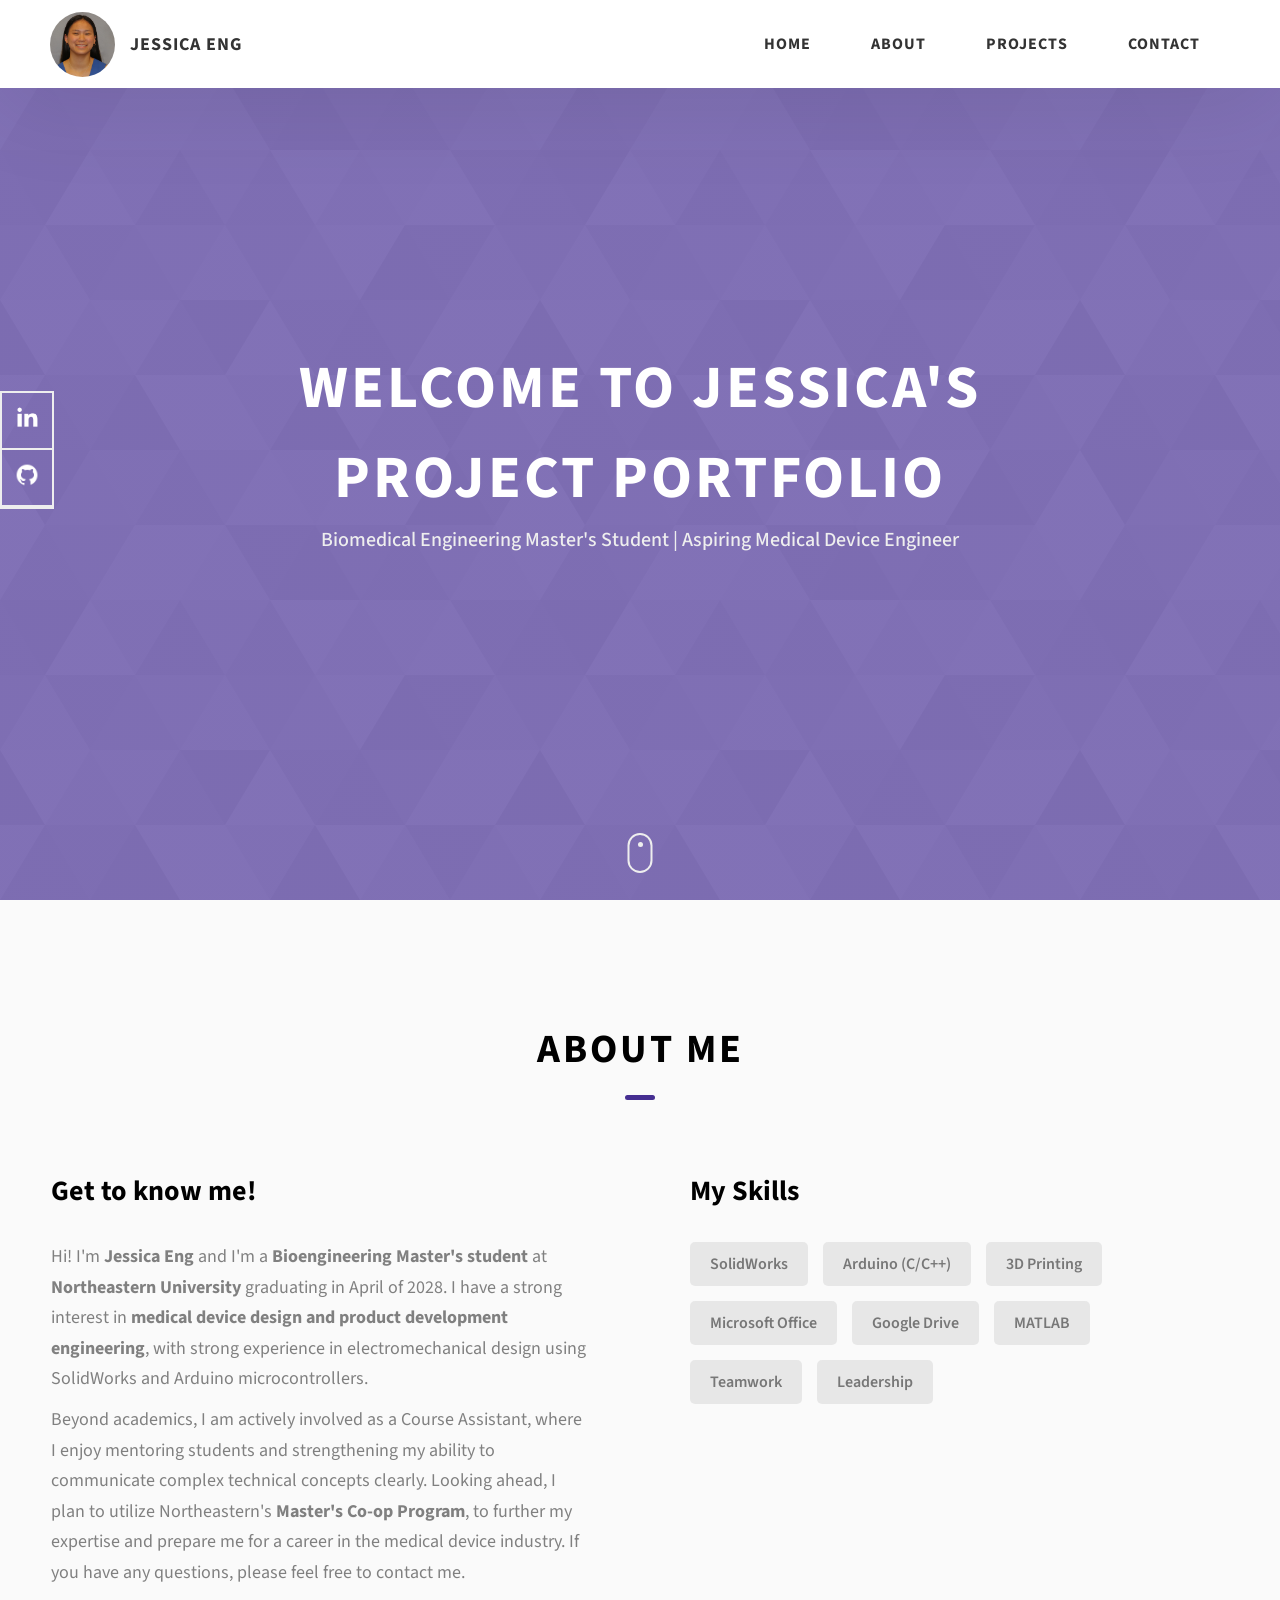
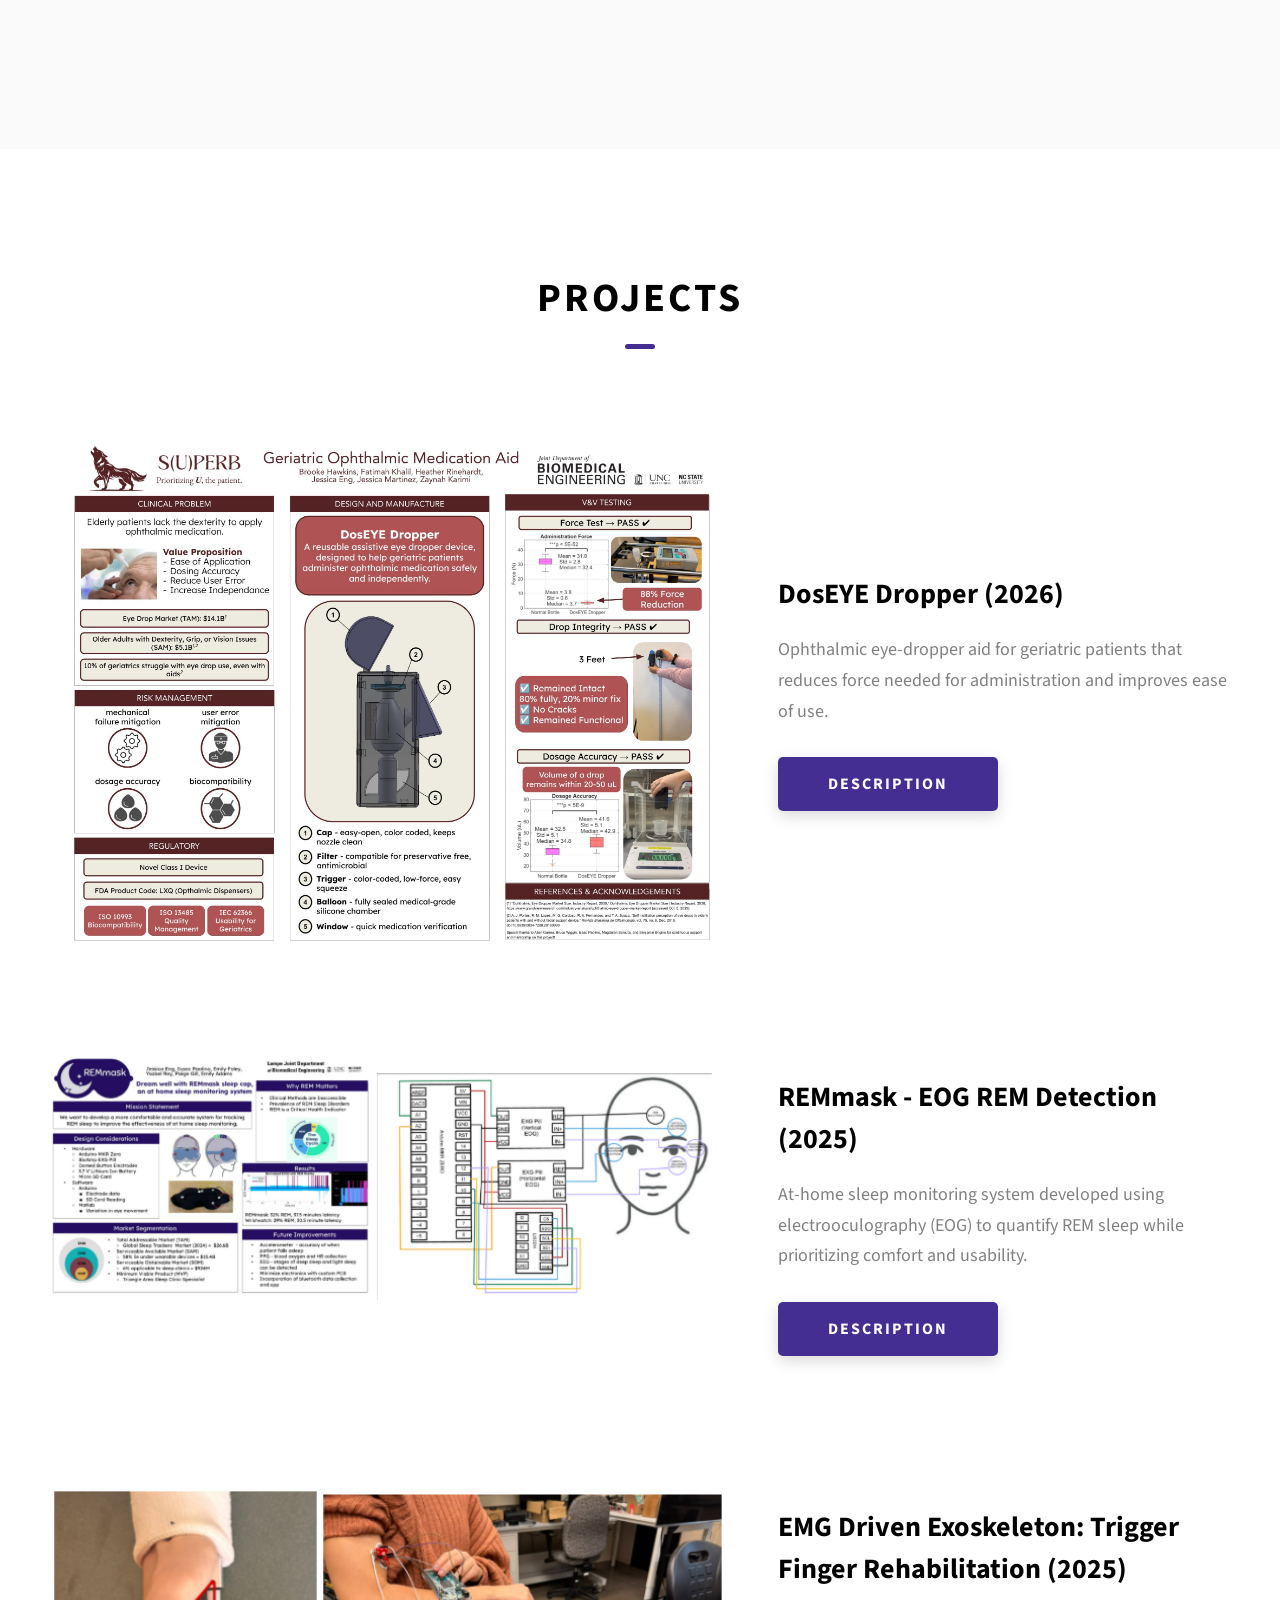
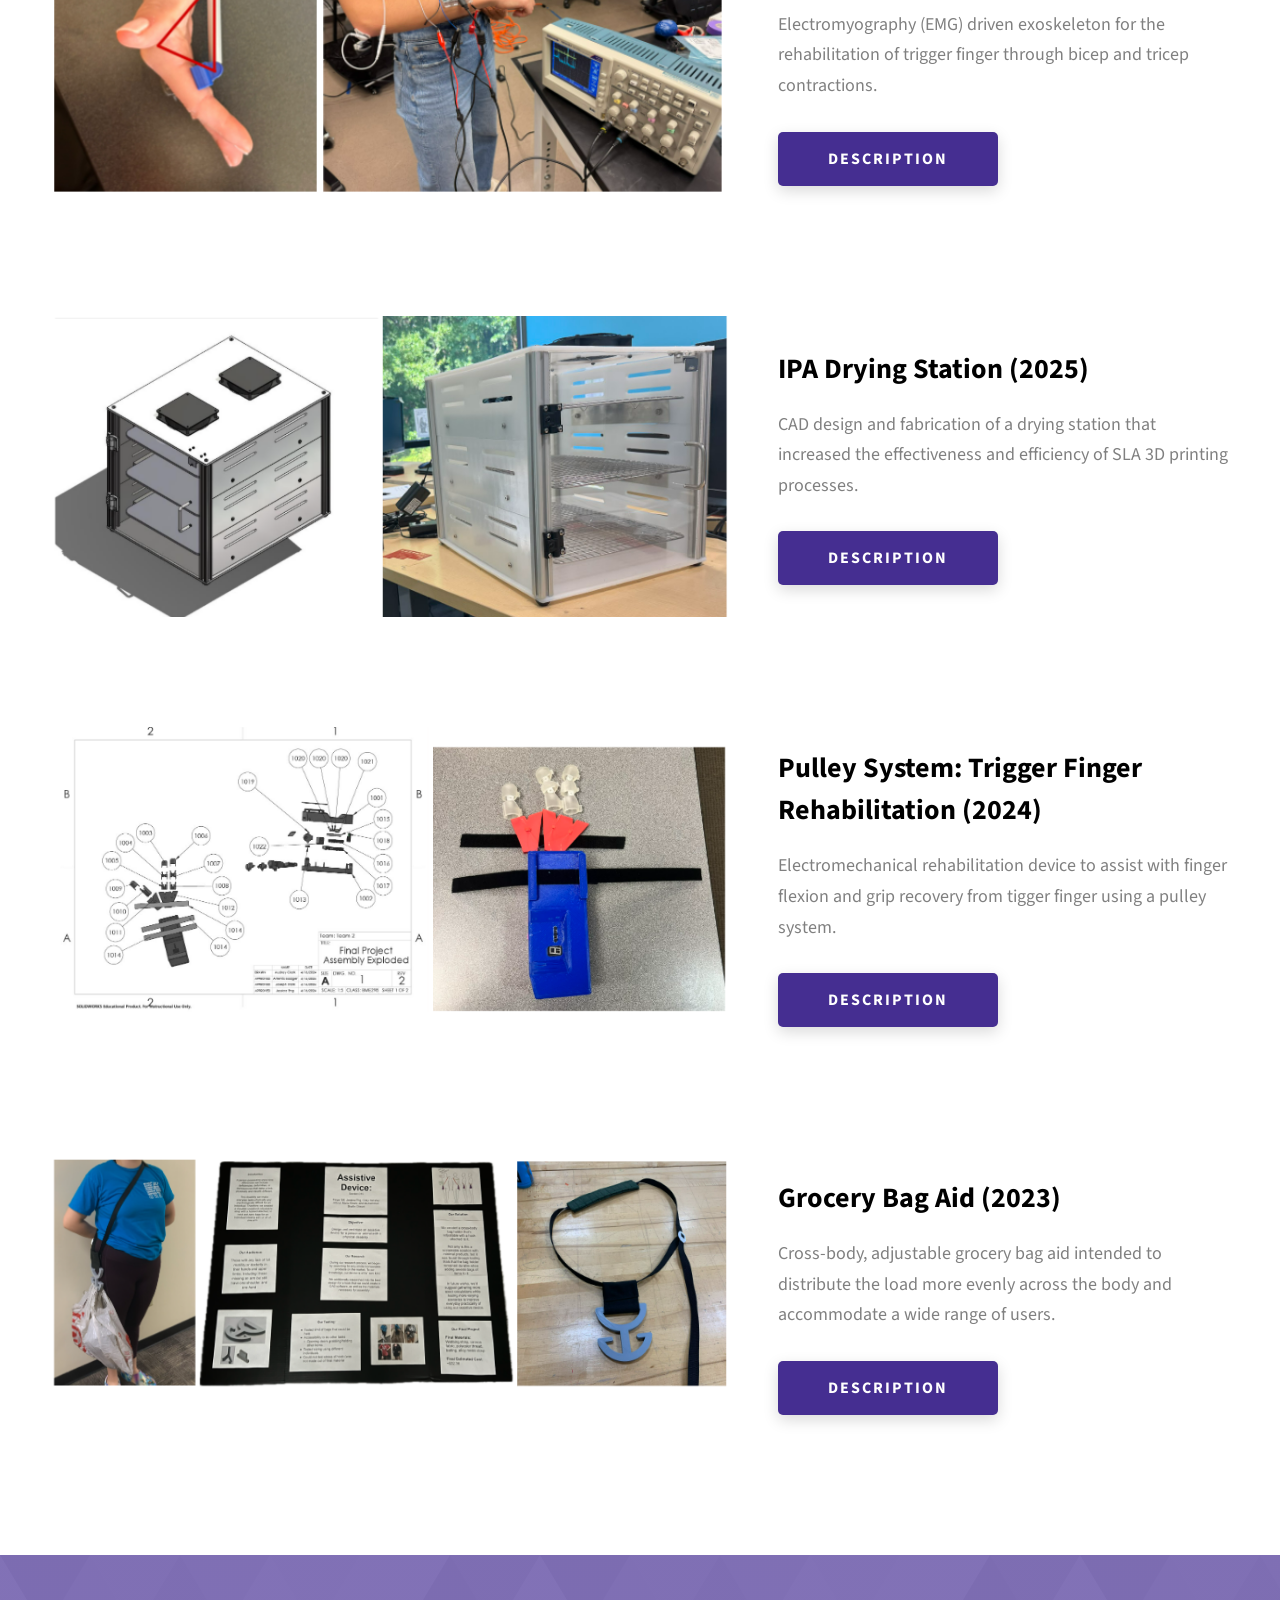
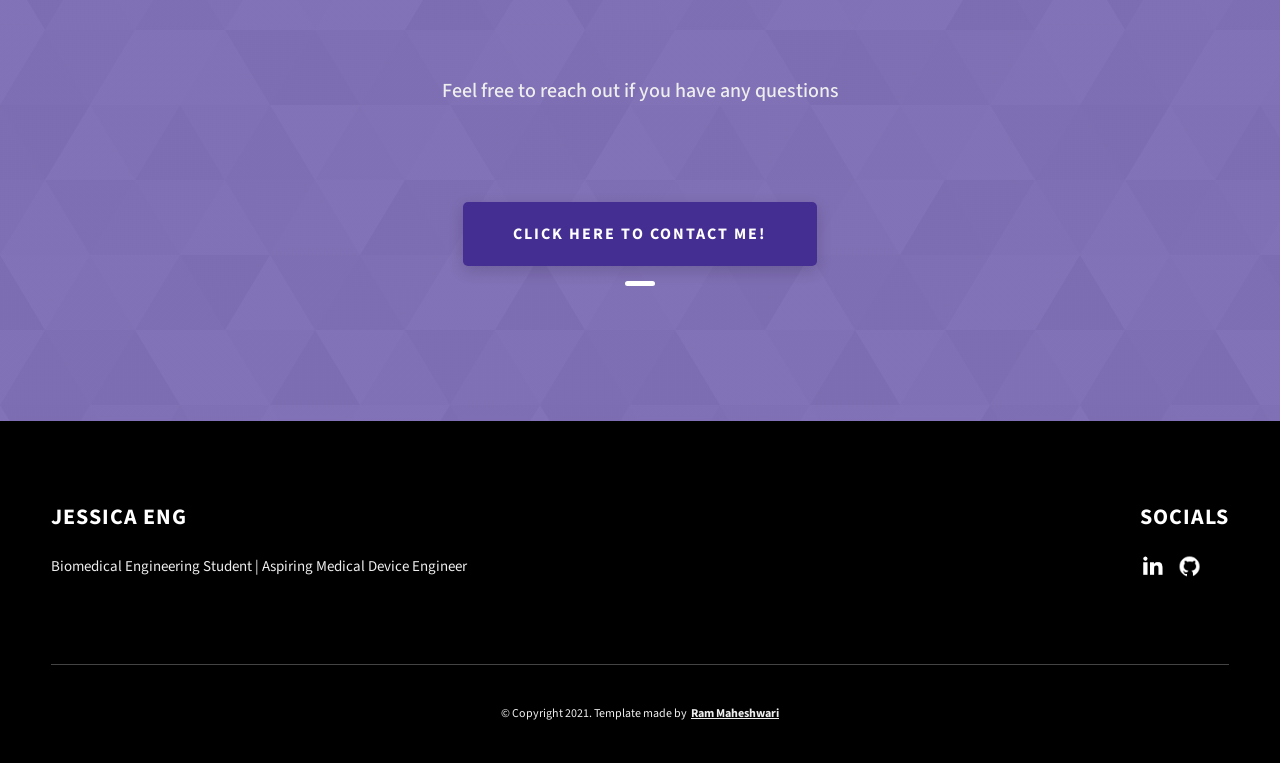
<file: index.html>
<!DOCTYPE html>
<html lang="en">
  <head>
    <meta charset="UTF-8" />
    <meta name="viewport" content="width=device-width, initial-scale=1.0" />
    <meta http-equiv="X-UA-Compatible" content="ie=edge" />
    <title>Jessica Eng | Portfolio</title>
    <meta name="description" content="Portfolio of Jessica Eng, Biomedcial Engineering Student" />

    <link rel="stylesheet" href="css/style.css" />

    <link rel="preconnect" href="https://fonts.googleapis.com" />
    <link rel="preconnect" href="https://fonts.gstatic.com" crossorigin />
    <link
      href="https://fonts.googleapis.com/css2?family=Source+Sans+Pro:wght@400;600;700;900&display=swap"
      rel="stylesheet"
    />
  </head>
  <body>
    <header class="header">
      <div class="header__content">
        <div class="header__logo-container">
          <div class="header__logo-img-cont">
            <img
              src="./assets/jpeg/profile.jpeg"
              alt="Jessica Eng Profile Image"
              class="header__logo-img"
            />
          </div>
          <span class="header__logo-sub">Jessica Eng</span>
        </div>
        <div class="header__main">
          <ul class="header__links">
            <li class="header__link-wrapper">
              <a href="./index.html" class="header__link"> Home </a>
            </li>
            <li class="header__link-wrapper">
              <a href="./index.html#about" class="header__link">About </a>
            </li>
            <li class="header__link-wrapper">
              <a href="./index.html#projects" class="header__link">
                Projects
              </a>
            </li>
            <li class="header__link-wrapper">
              <a href="./index.html#contact" class="header__link"> Contact </a>
            </li>
          </ul>
          <div class="header__main-ham-menu-cont">
            <img
              src="./assets/svg/ham-menu.svg"
              alt="hamburger menu"
              class="header__main-ham-menu"
            />
            <img
              src="./assets/svg/ham-menu-close.svg"
              alt="hamburger menu close"
              class="header__main-ham-menu-close d-none"
            />
          </div>
        </div>
      </div>
      <div class="header__sm-menu">
        <div class="header__sm-menu-content">
          <ul class="header__sm-menu-links">
            <li class="header__sm-menu-link">
              <a href="./index.html"> Home </a>
            </li>

            <li class="header__sm-menu-link">
              <a href="./index.html#about"> About </a>
            </li>

            <li class="header__sm-menu-link">
              <a href="./index.html#projects"> Projects </a>
            </li>

            <li class="header__sm-menu-link">
              <a href="./index.html#contact"> Contact </a>
            </li>
          </ul>
        </div>
      </div>
    </header>
    <section class="home-hero">
      <div class="home-hero__content">
        <h1 class="heading-primary">Welcome to Jessica's Project Portfolio</h1>
        <h2 class="heading-sec__sub heading-sec__sub--lt">Biomedical Engineering Master's Student | Aspiring Medical Device Engineer</h2>
      </div>
      <div class="home-hero__socials">
        <div class="home-hero__social">
          <a href="https://www.linkedin.com/in/jessica-e-eng26/" class="home-hero__social-icon-link">
            <img
              src="./assets/png/linkedin-ico.png"
              alt="icon"
              class="home-hero__social-icon"
            />
          </a>
          <a href="https://github.com/jessicaeng12" class="home-hero__social-icon-link">
            <img
              src="./assets/png/github-ico.png"
              alt="icon"
              class="home-hero__social-icon"
            />
          </a>
        </div>
      </div>
      <div class="home-hero__mouse-scroll-cont">
        <div class="mouse"></div>
      </div>
    </section>
    <section id="about" class="about sec-pad">
      <div class="main-container">
        <h2 class="heading heading-sec heading-sec__mb-med">
          <span class="heading-sec__main">About Me</span>
        </h2>
        <div class="about__content">
          <div class="about__content-main">
            <h3 class="about__content-title">Get to know me!</h3>
            <div class="about__content-details">
              <p class="about__content-details-para">
                Hi! I'm
                <strong>Jessica Eng</strong>
                and I'm a <strong> Bioengineering Master's student </strong> at <strong>Northeastern University</strong> 
                graduating in April of 2028.
                I have a strong interest in <strong>medical device design 
                and product development engineering</strong>, with strong experience 
                in electromechanical design using SolidWorks and Arduino microcontrollers.
              </p>
              <p class="about__content-details-para">
                Beyond academics, I am actively involved as a Course Assistant, 
                where I enjoy mentoring students and strengthening my ability to 
                communicate complex technical concepts clearly. Looking ahead, 
                I plan to utilize Northeastern's <strong>Master's Co-op Program</strong>, 
                to further my expertise and prepare me for a career in the medical device 
                industry. If you have any questions, please feel free to contact me.
              </p>
            </div>
            </div>
          <div class="about__content-skills">
            <h3 class="about__content-title">My Skills</h3>
            <div class="skills">
              <div class="skills__skill">SolidWorks</div>
              <div class="skills__skill">Arduino (C/C++)</div>
              <div class="skills__skill">3D Printing</div>
              <div class="skills__skill">Microsoft Office</div>
              <div class="skills__skill">Google Drive</div>
              <div class="skills__skill">MATLAB</div>
              <div class="skills__skill">Teamwork</div>
              <div class="skills__skill">Leadership</div>
            </div>
          </div>
        </div>
      </div>
    </section>
    <section id="projects" class="projects sec-pad">
      <div class="main-container">
        <h2 class="heading heading-sec heading-sec__mb-bg">
          <span class="heading-sec__main">Projects</span>
        </h2>
        <div class="projects__content">
          <div class="projects__row">
            <div class="projects__row-img-cont">
              <img
                src="./assets/jpeg/DosEYE Poster.jpg"
                alt="Software Screenshot"
                class="projects__row-img"
                loading="lazy"
              />
            </div>
            <div class="projects__row-content">
              <h3 class="projects__row-content-title">DosEYE Dropper (2026)</h3>
              <p class="projects__row-content-desc">
                Ophthalmic eye-dropper aid for geriatric patients that reduces 
                force needed for administration and improves ease of use. 
              </p>
              <a
                href="./project-6.html"
                class="btn btn--med btn--theme dynamicBgClr"
                target="_blank"
                >Description</a
              >
            </div>
          </div>

        <div class="projects__content">
          <div class="projects__row">
            <div class="projects__row-img-cont">
              <img
                src="./assets/png/REM-image.png"
                alt="Software Screenshot"
                class="projects__row-img"
                loading="lazy"
              />
            </div>
            <div class="projects__row-content">
              <h3 class="projects__row-content-title">REMmask -  EOG REM Detection (2025)</h3>
              <p class="projects__row-content-desc">
                At-home sleep monitoring system developed 
                using electrooculography (EOG) to quantify REM 
                sleep while prioritizing comfort and usability.
              </p>
              <a
                href="./project-1.html"
                class="btn btn--med btn--theme dynamicBgClr"
                target="_blank"
                >Description</a
              >
            </div>
          </div>
          <div class="projects__row">
            <div class="projects__row-img-cont">
              <img
                src="./assets/png/R-RImage.png"
                alt="Software Screenshot"
                class="projects__row-img"
                loading="lazy"
              />
            </div>
            <div class="projects__row-content">
              <h3 class="projects__row-content-title">EMG Driven Exoskeleton: Trigger Finger Rehabilitation (2025)</h3>
              <p class="projects__row-content-desc">
               Electromyography (EMG) driven exoskeleton
               for the rehabilitation of trigger finger through bicep and tricep contractions.
              </p>
              <a
                href="./project-2.html"
                class="btn btn--med btn--theme dynamicBgClr"
                target="_blank"
                >Description</a
              >
            </div>
          </div>
          <div class="projects__row">
            <div class="projects__row-img-cont">
              <img
                src="./assets/png/IPA Drying Station.png"
                alt="IPA Drying Station"
                class="projects__row-img"
                loading="lazy"
              />
            </div>
            <div class="projects__row-content">
              <h3 class="projects__row-content-title">IPA Drying Station (2025)</h3>
              <p class="projects__row-content-desc">
                CAD design and fabrication of a drying station 
                that increased the effectiveness and
                efficiency of SLA 3D printing processes.
              </p>
              <a
                href="./project-3.html"
                class="btn btn--med btn--theme dynamicBgClr"
                target="_blank"
                >Description</a
              >
            </div>
          </div>
          <div class="projects__row">
            <div class="projects__row-img-cont">
              <img
                src="./assets/png/sophmore design.png"
                alt="Software Screenshot"
                class="projects__row-img"
                loading="lazy"
              />
            </div>
            <div class="projects__row-content">
              <h3 class="projects__row-content-title">Pulley System: Trigger Finger Rehabilitation (2024)</h3>
              <p class="projects__row-content-desc">
                 Electromechanical rehabilitation device to assist with finger 
                 flexion and grip recovery from tigger finger using a pulley system.
              </p>
              <a
                href="./project-4.html"
                class="btn btn--med btn--theme dynamicBgClr"
                target="_blank"
                >Description</a
              >
            </div>
          </div>
          <div class="projects__row">
            <div class="projects__row-img-cont">
              <img
                src="./assets/png/grocery aid.png"
                alt="grocery bag aid"
                class="projects__row-img"
                loading="lazy"
              />
            </div>
            <div class="projects__row-content">
              <h3 class="projects__row-content-title">Grocery Bag Aid (2023)</h3>
              <p class="projects__row-content-desc">
                 Cross-body, adjustable grocery bag aid intended to distribute the load
                 more evenly across the body and accommodate a wide range of users.
              </p>
              <a
                href="./project-5.html"
                class="btn btn--med btn--theme dynamicBgClr"
                target="_blank"
                >Description</a
              >
            </div>
          </div>
        </div>
      </div>
    </section>
    <section id="contact" class="contact sec-pad dynamicBg">
      <div class="main-container">
        <h2 class="heading heading-sec heading-sec__mb-med">
          <span class="heading-sec__sub heading-sec__sub--lt">
            Feel free to reach out if you have any questions
          </span>
        </h2>
        <div class="heading-sec__main heading-sec__main--lt"> 
          <a href="https://docs.google.com/forms/d/e/1FAIpQLSeTJ8PWYd3bhIiQzi4zuE3QFhBQcPJ4nTx3as3LnRb26D_QNg/viewform?usp=publish-editor" 
          target="_blank" class="btn btn--theme contact__btn" > Click here to contact me! </a> 
        </div>
      </div>
    </section>
    <footer class="main-footer">
      <div class="main-container">
        <div class="main-footer__upper">
          <div class="main-footer__row main-footer__row-1">
            <h2 class="heading heading-sm main-footer__heading-sm">
              <span>Socials</span>
            </h2>
            <div class="main-footer__social-cont">
              <a target="_blank" rel="noreferrer" href="#">
                <img
                  class="main-footer__icon"
                  src="./assets/png/linkedin-ico.png"
                  alt="icon"
                />
              </a>
              <a target="_blank" rel="noreferrer" href="#">
                <img
                  class="main-footer__icon"
                  src="./assets/png/github-ico.png"
                  alt="icon"
                />
              </a>
            </div>
          </div>
          <div class="main-footer__row main-footer__row-2">
            <h4 class="heading heading-sm text-lt">Jessica Eng</h4>
            <p class="main-footer__short-desc">
              Biomedical Engineering Student | Aspiring Medical Device Engineer
            </p>
          </div>
        </div>

        <!-- If you give me some credit or shoutout here by linking to my website, then it will be a big thing for me and will help me a lot :) -->
        <div class="main-footer__lower">
          &copy; Copyright 2021. Template made by
          <a rel="noreferrer" target="_blank" href="https://rammaheshwari.com"
            >Ram Maheshwari</a
          >
        </div>
      </div>
    </footer>

    <script src="./index.js"></script>
  </body>
</html>
</file>
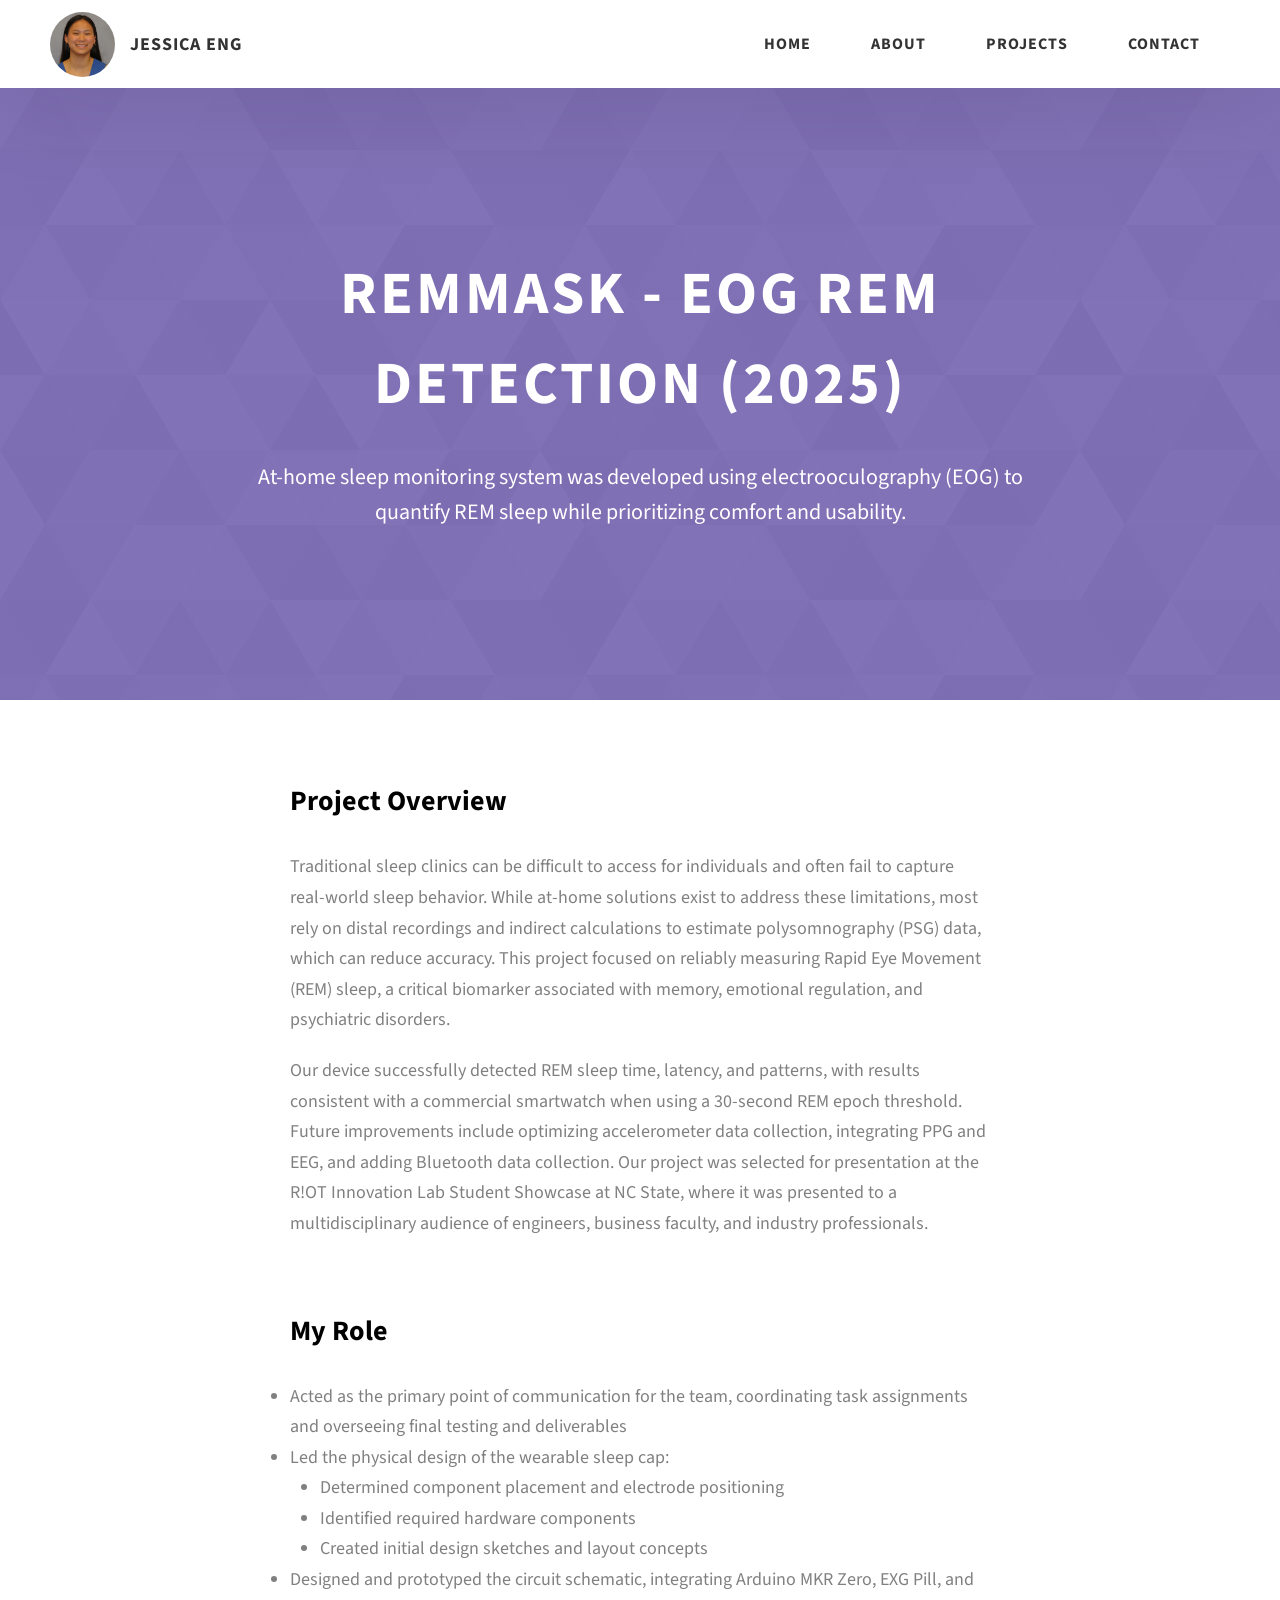
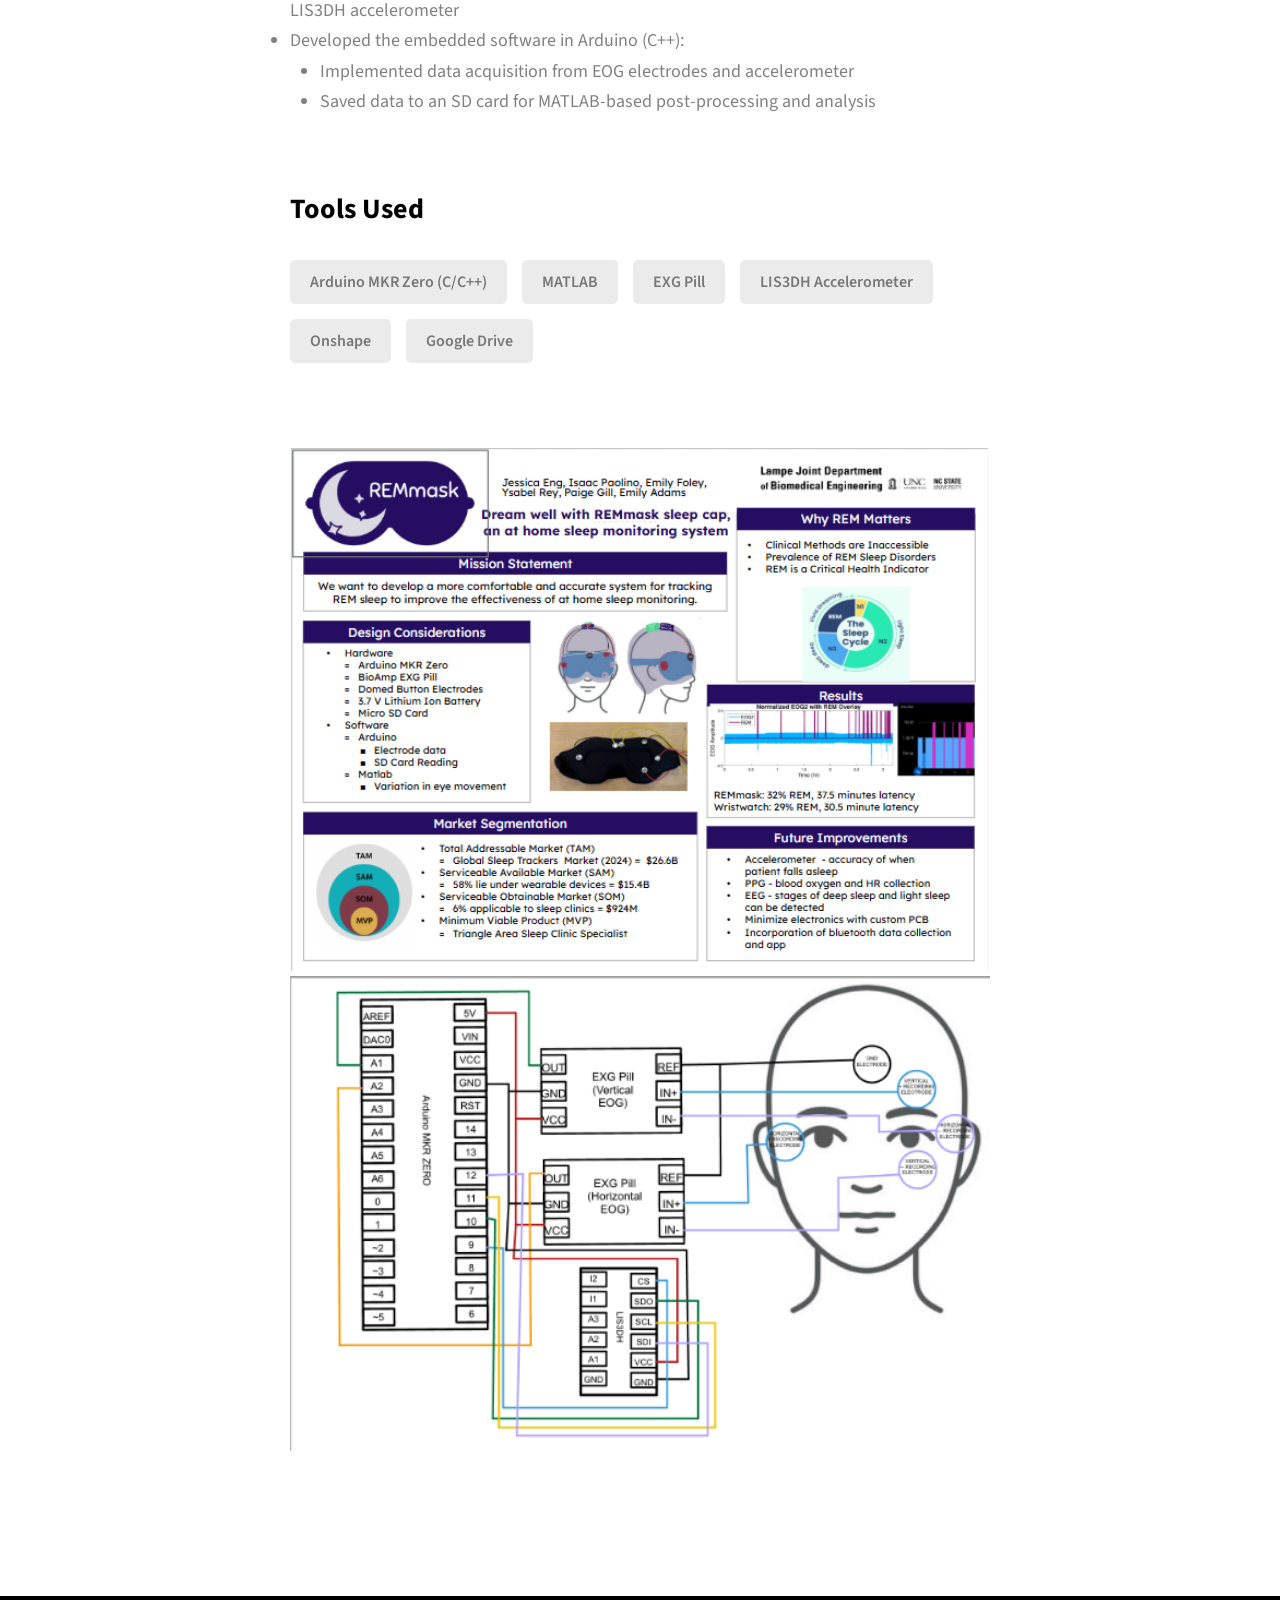
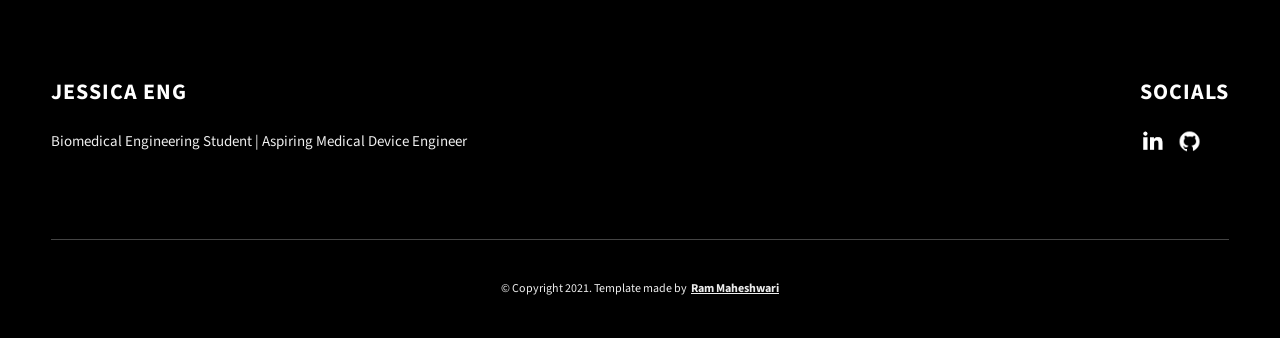
<file: project-1.html>
<!DOCTYPE html>
<html lang="en">
  <head>
    <meta charset="UTF-8" />
    <meta name="viewport" content="width=device-width, initial-scale=1.0" />
    <meta http-equiv="X-UA-Compatible" content="ie=edge" />
    <title>REMmask - EOG REM Detection (2025)</title>
    <meta name="description" content="REMmask - EOG REM Detection (2025)" />

    <link rel="stylesheet" href="css/style.css" />

    <link rel="preconnect" href="https://fonts.googleapis.com" />
    <link rel="preconnect" href="https://fonts.gstatic.com" crossorigin />
    <link
      href="https://fonts.googleapis.com/css2?family=Source+Sans+Pro:wght@400;600;700;900&display=swap"
      rel="stylesheet"
    />
  </head>
  <body>
    <header class="header">
      <div class="header__content">
        <div class="header__logo-container">
          <div class="header__logo-img-cont">
            <img
              src="./assets/jpeg/profile.jpeg"
              alt="Jessica Eng Profile Image"
              class="header__logo-img"
            />
          </div>
          <span class="header__logo-sub">Jessica Eng</span>
        </div>
        <div class="header__main">
          <ul class="header__links">
            <li class="header__link-wrapper">
              <a href="./index.html" class="header__link"> Home </a>
            </li>
            <li class="header__link-wrapper">
              <a href="./index.html#about" class="header__link">About </a>
            </li>
            <li class="header__link-wrapper">
              <a href="./index.html#projects" class="header__link">
                Projects
              </a>
            </li>
            <li class="header__link-wrapper">
              <a href="./index.html#contact" class="header__link"> Contact </a>
            </li>
          </ul>
          <div class="header__main-ham-menu-cont">
            <img
              src="./assets/svg/ham-menu.svg"
              alt="hamburger menu"
              class="header__main-ham-menu"
            />
            <img
              src="./assets/svg/ham-menu-close.svg"
              alt="hamburger menu close"
              class="header__main-ham-menu-close d-none"
            />
          </div>
        </div>
      </div>
      <div class="header__sm-menu">
        <div class="header__sm-menu-content">
          <ul class="header__sm-menu-links">
            <li class="header__sm-menu-link">
              <a href="./index.html"> Home </a>
            </li>

            <li class="header__sm-menu-link">
              <a href="./index.html#about"> About </a>
            </li>

            <li class="header__sm-menu-link">
              <a href="./index.html#projects"> Projects </a>
            </li>

            <li class="header__sm-menu-link">
              <a href="./index.html#contact"> Contact </a>
            </li>
          </ul>
        </div>
      </div>
    </header>
    <section class="project-cs-hero">
      <div class="project-cs-hero__content">
        <h1 class="heading-primary">REMmask - EOG REM Detection (2025)</h1>
        <div class="project-cs-hero__info">
          <p class="text-primary">
           At-home sleep monitoring system was 
           developed using electrooculography (EOG) 
           to quantify REM sleep while prioritizing 
           comfort and usability.

          </p>
        </div>
      </div>
    </section>
    <section class="project-details">
      <div class="main-container">
        <div class="project-details__content">
          <div class="project-details__content-main">
            <div class="project-details__desc">
              <h3 class="project-details__content-title">Project Overview</h3>
              <p class="project-details__desc-para">
                Traditional sleep clinics can be difficult to access 
                for individuals and often fail to capture real-world sleep 
                behavior. While at-home solutions exist to address these 
                limitations, most rely on distal recordings and indirect 
                calculations to estimate polysomnography (PSG) data, which can 
                reduce accuracy. This project focused on reliably measuring 
                Rapid Eye Movement (REM) sleep, a critical biomarker 
                associated with memory, emotional regulation, and psychiatric 
                disorders.
              </p>
              <p class="project-details__desc-para">
                Our device successfully detected REM sleep time, latency, 
                and patterns, with results consistent with a commercial 
                smartwatch when using a 30-second REM epoch threshold. 
                Future improvements include optimizing accelerometer data 
                collection, integrating PPG and EEG, and adding Bluetooth 
                data collection. Our project was selected for presentation 
                at the R!OT Innovation Lab Student Showcase at NC State, 
                where it was presented to a multidisciplinary audience of 
                engineers, business faculty, and industry professionals.
              </p>
            </div>
            <div class="project-details__desc">
              <h3 class="project-details__content-title">My Role</h3>
              <ul class="bulleted project-details__desc-para">
                <li>Acted as the primary point of communication for the team, coordinating task assignments and overseeing final testing and deliverables</li>
                <li>Led the physical design of the wearable sleep cap:</li>
                <ul class="indent"><li>Determined component placement and electrode positioning</li>
                <li>Identified required hardware components</li>
                <li>Created initial design sketches and layout concepts</li></ul>
                <li>Designed and prototyped the circuit schematic, integrating Arduino MKR Zero, EXG Pill, and LIS3DH accelerometer</li>
                <li>Developed the embedded software in Arduino (C++):
                <ul class="indent"><li>Implemented data acquisition from EOG electrodes and accelerometer</li>
                <li>Saved data to an SD card for MATLAB-based post-processing and analysis</li></ul>
              </ul>
            </div>
            <div class="project-details__tools-used">
              <h3 class="project-details__content-title">Tools Used</h3>
              <div class="skills">
                <div class="skills__skill">Arduino MKR Zero (C/C++)</div>
                <div class="skills__skill">MATLAB</div>
                <div class="skills__skill">EXG Pill</div>
                <div class="skills__skill">LIS3DH Accelerometer</div>
                <div class="skills__skill">Onshape</div>
                <div class="skills__skill">Google Drive</div>
              </div>
            </div>
            <div class="project-details__showcase-img-cont">
            <img
              src="./assets/png/REMposter.png"
              alt="Project Poster"
              class="project-details__showcase-img"
            />
            <img
              src="./assets/png/REMcircuit.png"
              alt="Project Circuit"
              class="project-details__showcase-img"
            />
          </div>
          </div>
        </div>
      </div>
    </section>
    <footer class="main-footer">
      <div class="main-container">
        <div class="main-footer__upper">
          <div class="main-footer__row main-footer__row-1">
            <h2 class="heading heading-sm main-footer__heading-sm">
              <span>Socials</span>
            </h2>
            <div class="main-footer__social-cont">
              <a target="_blank" rel="noreferrer" href="#">
                <img
                  class="main-footer__icon"
                  src="./assets/png/linkedin-ico.png"
                  alt="icon"
                />
              </a>
              <a target="_blank" rel="noreferrer" href="#">
                <img
                  class="main-footer__icon"
                  src="./assets/png/github-ico.png"
                  alt="icon"
                />
              </a>
            </div>
          </div>
          <div class="main-footer__row main-footer__row-2">
            <h4 class="heading heading-sm text-lt">Jessica Eng</h4>
            <p class="main-footer__short-desc">
              Biomedical Engineering Student | Aspiring Medical Device Engineer
            </p>
          </div>
        </div>

        <div class="main-footer__lower">
          &copy; Copyright 2021. Template made by
          <a rel="noreferrer" target="_blank" href="https://rammaheshwari.com"
            >Ram Maheshwari</a
          >
        </div>
      </div>
    </footer>

    <script src="./index.js"></script>
  </body>
</html>
</file>
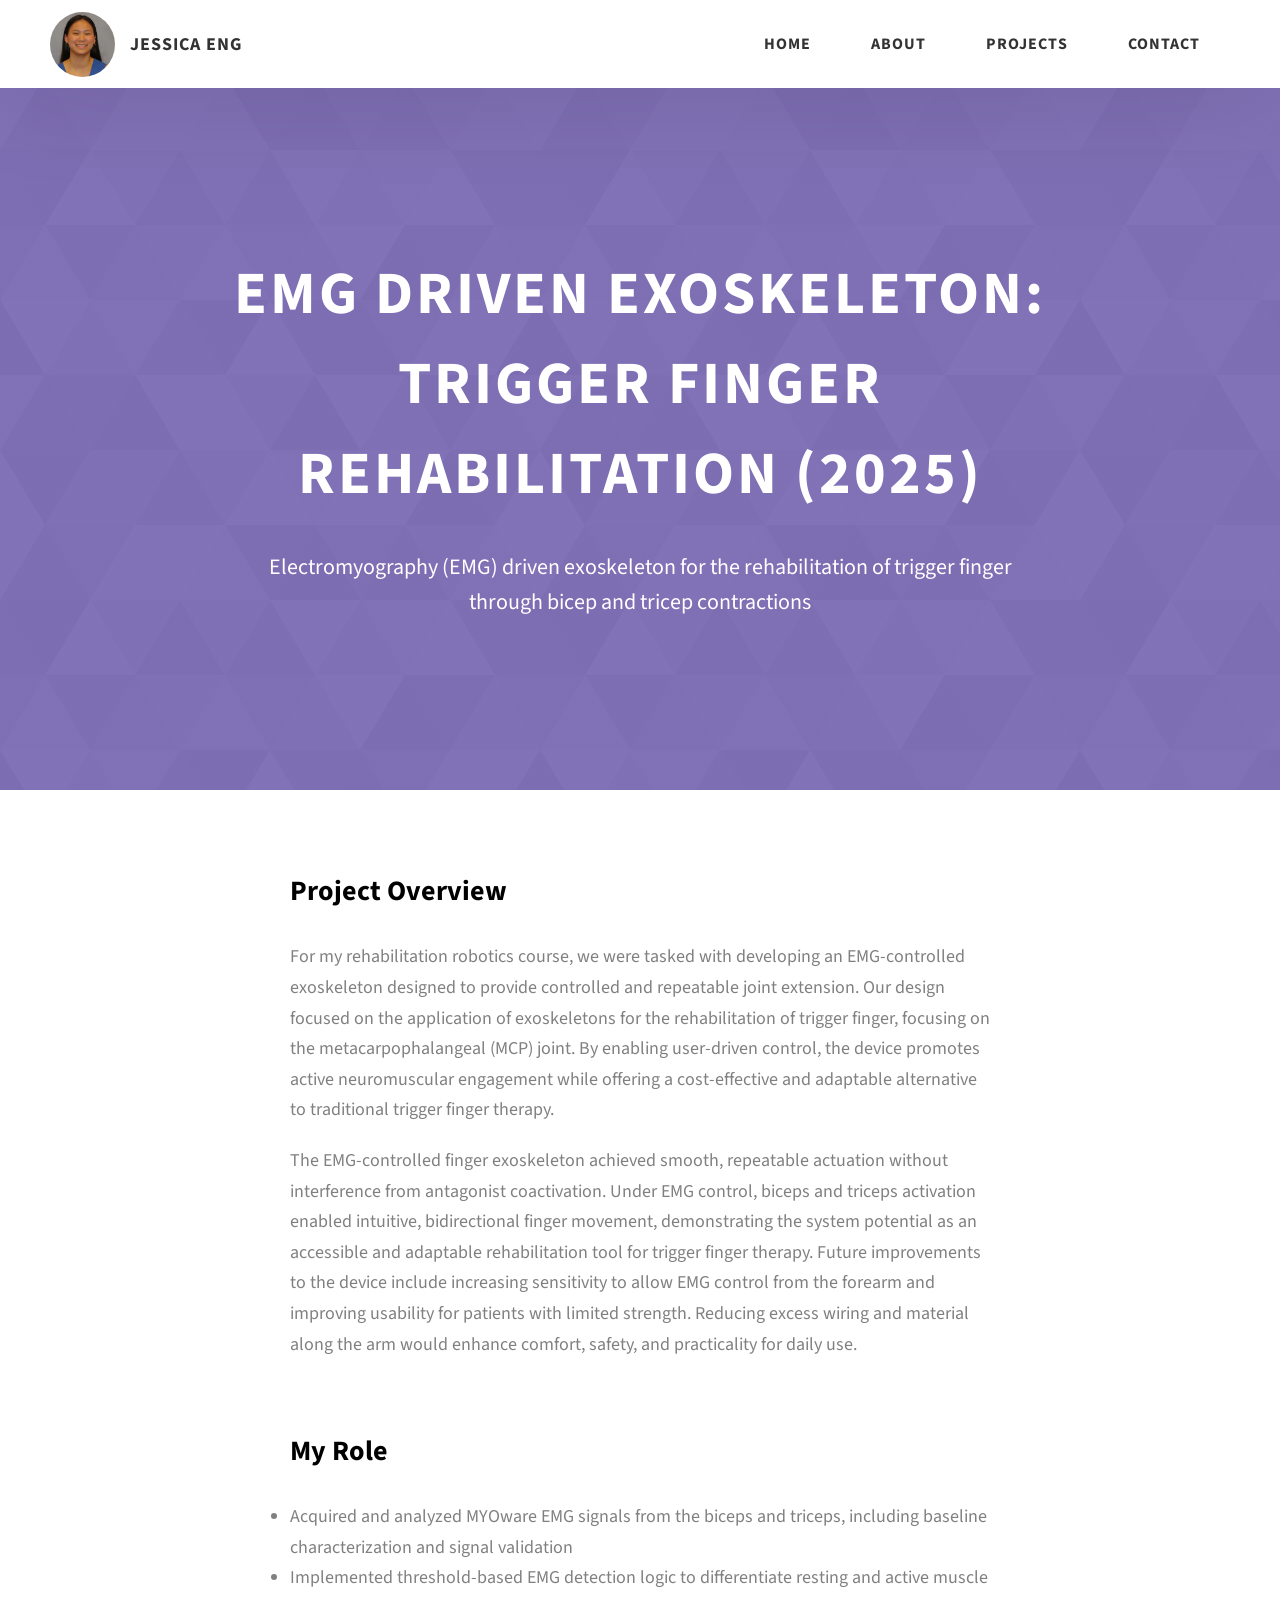
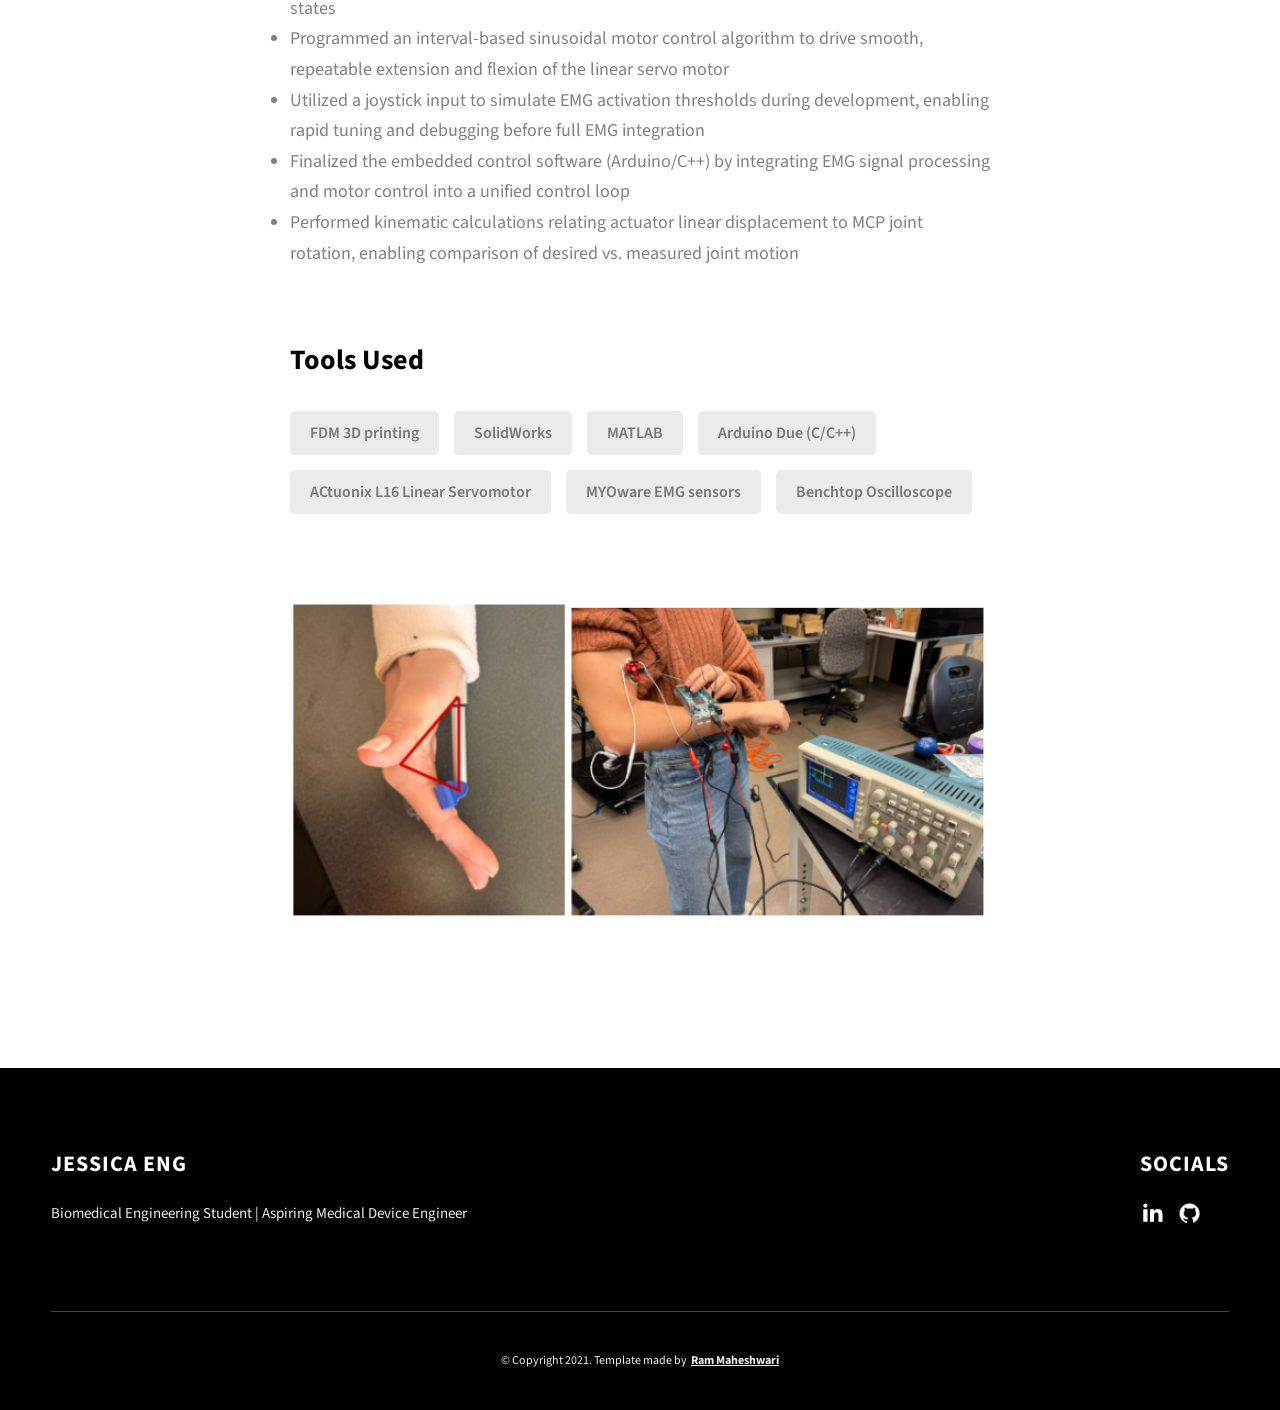
<file: project-2.html>
<!DOCTYPE html>
<html lang="en">
  <head>
    <meta charset="UTF-8" />
    <meta name="viewport" content="width=device-width, initial-scale=1.0" />
    <meta http-equiv="X-UA-Compatible" content="ie=edge" />
    <title>EMG Driven Exoskeleton (2025)</title>
    <meta name="description" content="EMG Driven Exoskeleton (2025)" />

    <link rel="stylesheet" href="css/style.css" />

    <link rel="preconnect" href="https://fonts.googleapis.com" />
    <link rel="preconnect" href="https://fonts.gstatic.com" crossorigin />
    <link
      href="https://fonts.googleapis.com/css2?family=Source+Sans+Pro:wght@400;600;700;900&display=swap"
      rel="stylesheet"
    />
  </head>
  <body>
    <header class="header">
      <div class="header__content">
        <div class="header__logo-container">
          <div class="header__logo-img-cont">
            <img
              src="./assets/jpeg/profile.jpeg"
              alt="Profile Image"
              class="header__logo-img"
            />
          </div>
          <span class="header__logo-sub">Jessica Eng</span>
        </div>
        <div class="header__main">
          <ul class="header__links">
            <li class="header__link-wrapper">
              <a href="./index.html" class="header__link"> Home </a>
            </li>
            <li class="header__link-wrapper">
              <a href="./index.html#about" class="header__link">About </a>
            </li>
            <li class="header__link-wrapper">
              <a href="./index.html#projects" class="header__link">
                Projects
              </a>
            </li>
            <li class="header__link-wrapper">
              <a href="./index.html#contact" class="header__link"> Contact </a>
            </li>
          </ul>
          <div class="header__main-ham-menu-cont">
            <img
              src="./assets/svg/ham-menu.svg"
              alt="hamburger menu"
              class="header__main-ham-menu"
            />
            <img
              src="./assets/svg/ham-menu-close.svg"
              alt="hamburger menu close"
              class="header__main-ham-menu-close d-none"
            />
          </div>
        </div>
      </div>
      <div class="header__sm-menu">
        <div class="header__sm-menu-content">
          <ul class="header__sm-menu-links">
            <li class="header__sm-menu-link">
              <a href="./index.html"> Home </a>
            </li>

            <li class="header__sm-menu-link">
              <a href="./index.html#about"> About </a>
            </li>

            <li class="header__sm-menu-link">
              <a href="./index.html#projects"> Projects </a>
            </li>

            <li class="header__sm-menu-link">
              <a href="./index.html#contact"> Contact </a>
            </li>
          </ul>
        </div>
      </div>
    </header>
    <section class="project-cs-hero">
      <div class="project-cs-hero__content">
        <h1 class="heading-primary">EMG Driven Exoskeleton: Trigger Finger Rehabilitation (2025)</h1>
        <div class="project-cs-hero__info">
          <p class="text-primary">
            Electromyography (EMG) driven exoskeleton
            for the rehabilitation of trigger finger through bicep and tricep contractions
          </p>
        </div>
      </div>
    </section>
    <section class="project-details">
      <div class="main-container">
        <div class="project-details__content">
          <div class="project-details__content-main">
            <div class="project-details__desc">
              <h3 class="project-details__content-title">Project Overview</h3>
              <p class="project-details__desc-para">
                For my rehabilitation robotics course, we were tasked with developing an EMG-controlled exoskeleton
                designed to provide controlled and repeatable joint extension. Our design focused on the application
                of exoskeletons for the rehabilitation of trigger finger, focusing on the metacarpophalangeal (MCP)
                joint. By enabling user-driven control, the device promotes active neuromuscular engagement while offering
                a cost-effective and adaptable alternative to traditional trigger finger therapy.
              </p>
              <p class="project-details__desc-para">
                The EMG-controlled finger exoskeleton achieved smooth, 
                repeatable actuation without interference from antagonist 
                coactivation. Under EMG control, biceps and triceps activation enabled intuitive, 
                bidirectional finger movement, demonstrating the system potential as an 
                accessible and adaptable rehabilitation tool for trigger finger therapy. 
                Future improvements to the device include increasing sensitivity to allow EMG 
                control from the forearm and improving usability for patients with limited strength. 
                Reducing excess wiring and material along the arm would enhance comfort, 
                safety, and practicality for daily use.
              </p>
            </div>
            <div class="project-details__desc">
              <h3 class="project-details__content-title">My Role</h3>
              <ul class="bulleted project-details__desc-para">
                <li>Acquired and analyzed MYOware EMG signals from the biceps and triceps,
                   including baseline characterization and signal validation</li>
                <li>Implemented threshold-based EMG detection logic to differentiate resting and active muscle states</li>
                <li>Programmed an interval-based sinusoidal motor control algorithm to drive smooth, repeatable extension and flexion of the linear servo motor</li>
                <li>Utilized a joystick input to simulate EMG activation thresholds during development, enabling rapid tuning and debugging before full EMG integration</li>
                <li>Finalized the embedded control software (Arduino/C++) by integrating EMG signal processing and motor control into a unified control loop</li>
                <li>Performed kinematic calculations relating actuator linear displacement to MCP joint rotation, enabling comparison of desired vs. measured joint motion</li>
              </ul>
            </div>
            <div class="project-details__tools-used">
              <h3 class="project-details__content-title">Tools Used</h3>
              <div class="skills">
                <div class="skills__skill">FDM 3D printing</div>
                <div class="skills__skill">SolidWorks</div>
                <div class="skills__skill">MATLAB</div>
                <div class="skills__skill">Arduino Due (C/C++)</div>
                <div class="skills__skill">ACtuonix L16 Linear Servomotor</div>
                <div class="skills__skill">MYOware EMG sensors</div>
                <div class="skills__skill">Benchtop Oscilloscope</div>
              </div>
            </div>
            <div class="project-details__showcase-img-cont">
            <img
              src="./assets/png/R-RImage.png"
              alt="EMG Exoskeleton"
              class="project-details__showcase-img"
            />
          </div>
          </div>
        </div>
      </div>
    </section>
    <footer class="main-footer">
      <div class="main-container">
        <div class="main-footer__upper">
          <div class="main-footer__row main-footer__row-1">
            <h2 class="heading heading-sm main-footer__heading-sm">
              <span>Socials</span>
            </h2>
            <div class="main-footer__social-cont">
              <a target="_blank" rel="noreferrer" href="#">
                <img
                  class="main-footer__icon"
                  src="./assets/png/linkedin-ico.png"
                  alt="icon"
                />
              </a>
              <a target="_blank" rel="noreferrer" href="#">
                <img
                  class="main-footer__icon"
                  src="./assets/png/github-ico.png"
                  alt="icon"
                />
              </a>
            </div>
          </div>
          <div class="main-footer__row main-footer__row-2">
            <h4 class="heading heading-sm text-lt">Jessica Eng</h4>
            <p class="main-footer__short-desc">
              Biomedical Engineering Student | Aspiring Medical Device Engineer
            </p>
          </div>
        </div>

        <div class="main-footer__lower">
          &copy; Copyright 2021. Template made by
          <a rel="noreferrer" target="_blank" href="https://rammaheshwari.com"
            >Ram Maheshwari</a
          >
        </div>
      </div>
    </footer>

    <script src="./index.js"></script>
  </body>
</html>
</file>
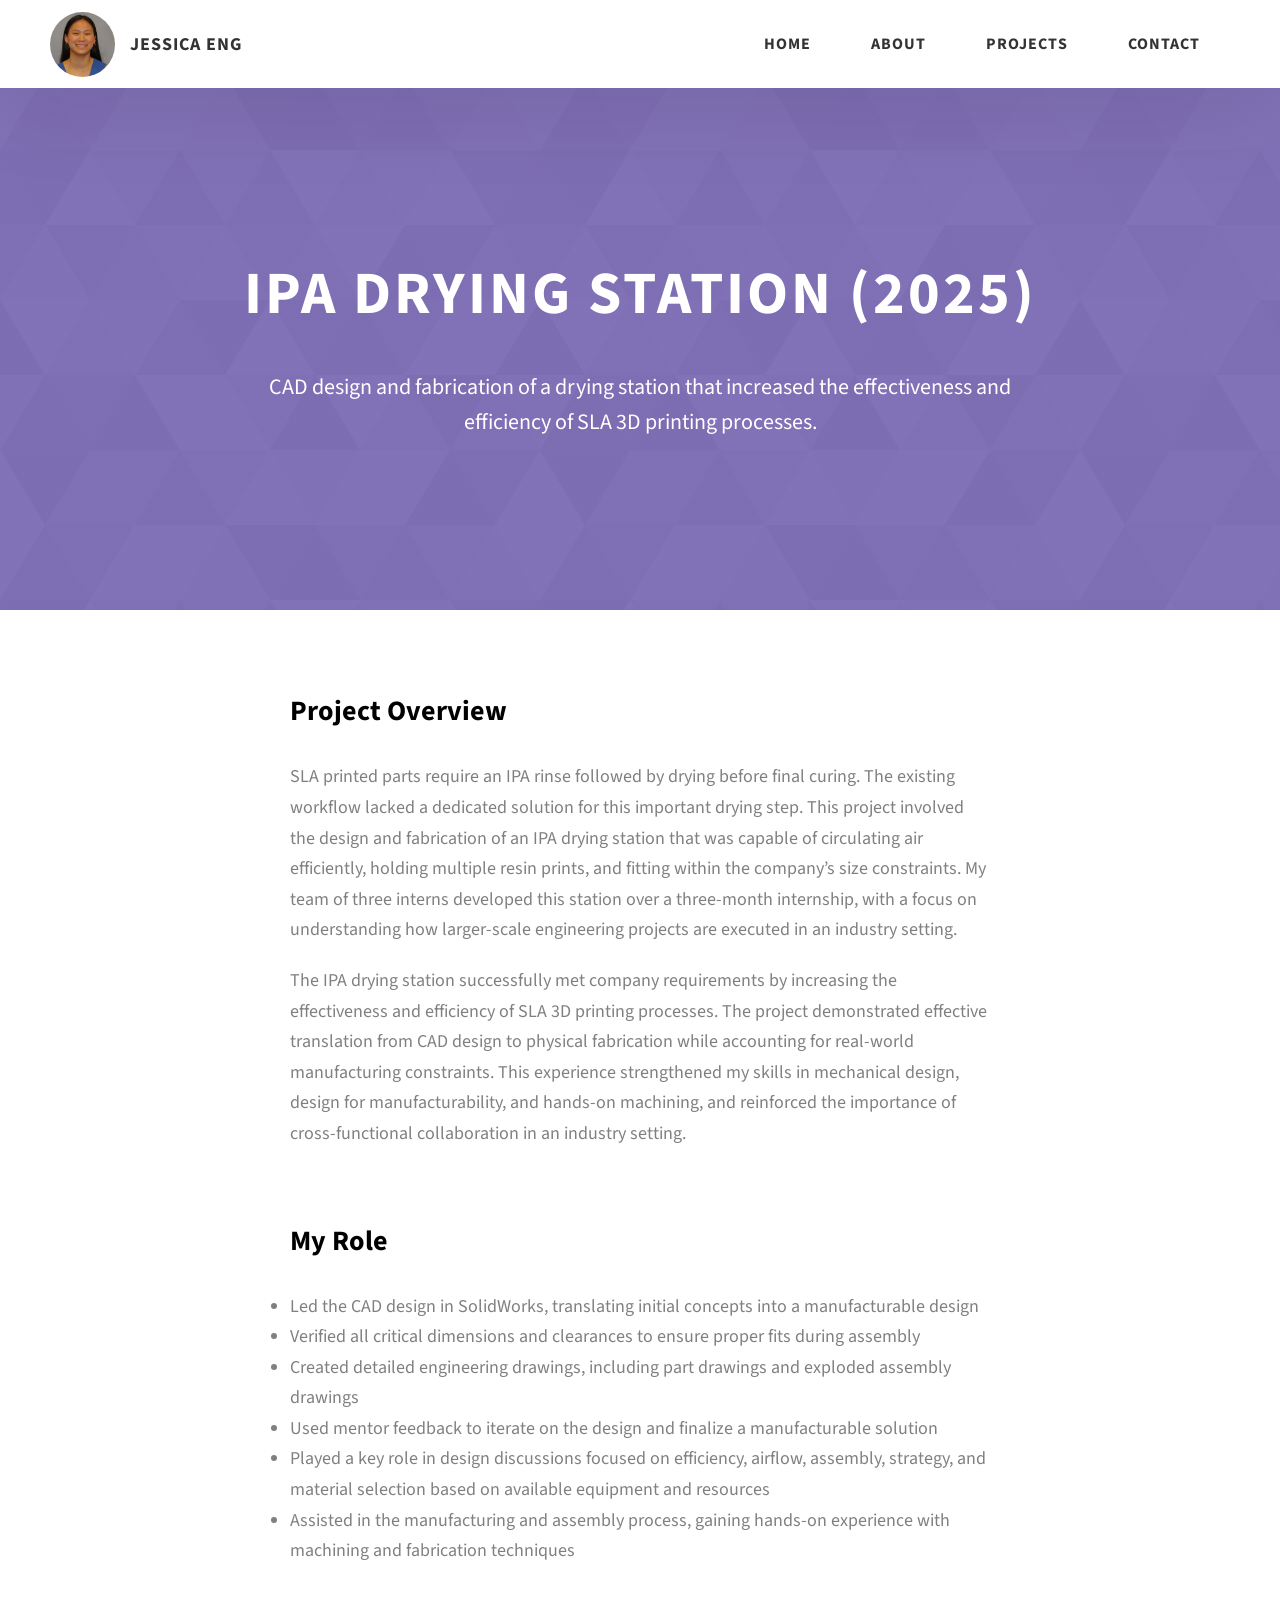
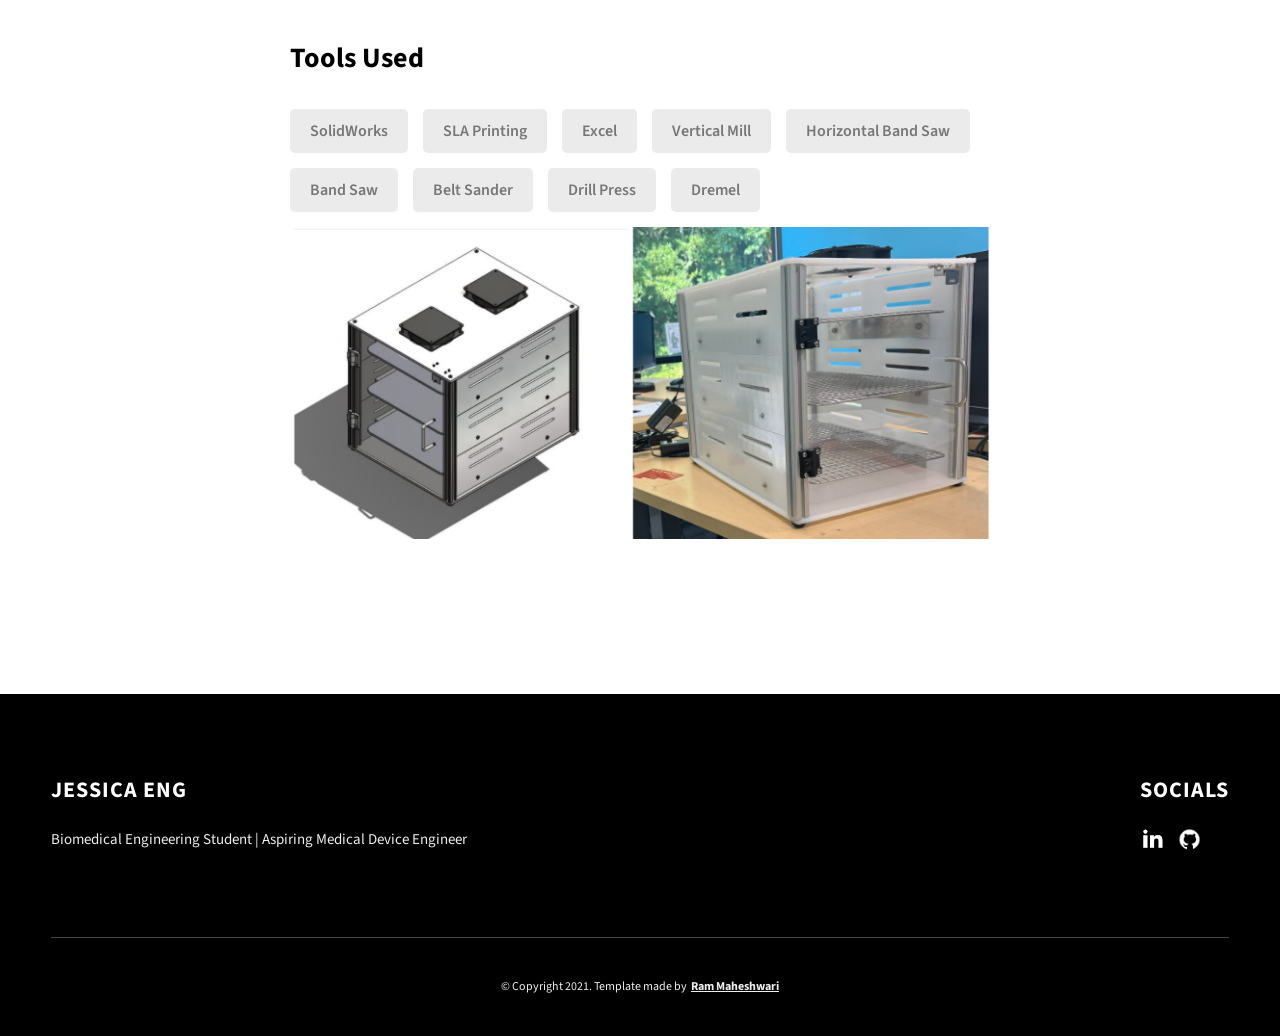
<file: project-3.html>
<!DOCTYPE html>
<html lang="en">
  <head>
    <meta charset="UTF-8" />
    <meta name="viewport" content="width=device-width, initial-scale=1.0" />
    <meta http-equiv="X-UA-Compatible" content="ie=edge" />
    <title>IPA Drying Station (2025)</title>
    <meta name="description" content="IPA Drying Station (2025)" />

    <link rel="stylesheet" href="css/style.css" />

    <link rel="preconnect" href="https://fonts.googleapis.com" />
    <link rel="preconnect" href="https://fonts.gstatic.com" crossorigin />
    <link
      href="https://fonts.googleapis.com/css2?family=Source+Sans+Pro:wght@400;600;700;900&display=swap"
      rel="stylesheet"
    />
  </head>
  <body>
    <header class="header">
      <div class="header__content">
        <div class="header__logo-container">
          <div class="header__logo-img-cont">
            <img
              src="./assets/jpeg/profile.jpeg"
              alt="Jessica Eng Profile Image"
              class="header__logo-img"
            />
          </div>
          <span class="header__logo-sub">Jessica Eng</span>
        </div>
        <div class="header__main">
          <ul class="header__links">
            <li class="header__link-wrapper">
              <a href="./index.html" class="header__link"> Home </a>
            </li>
            <li class="header__link-wrapper">
              <a href="./index.html#about" class="header__link">About </a>
            </li>
            <li class="header__link-wrapper">
              <a href="./index.html#projects" class="header__link">
                Projects
              </a>
            </li>
            <li class="header__link-wrapper">
              <a href="./index.html#contact" class="header__link"> Contact </a>
            </li>
          </ul>
          <div class="header__main-ham-menu-cont">
            <img
              src="./assets/svg/ham-menu.svg"
              alt="hamburger menu"
              class="header__main-ham-menu"
            />
            <img
              src="./assets/svg/ham-menu-close.svg"
              alt="hamburger menu close"
              class="header__main-ham-menu-close d-none"
            />
          </div>
        </div>
      </div>
      <div class="header__sm-menu">
        <div class="header__sm-menu-content">
          <ul class="header__sm-menu-links">
            <li class="header__sm-menu-link">
              <a href="./index.html"> Home </a>
            </li>

            <li class="header__sm-menu-link">
              <a href="./index.html#about"> About </a>
            </li>

            <li class="header__sm-menu-link">
              <a href="./index.html#projects"> Projects </a>
            </li>

            <li class="header__sm-menu-link">
              <a href="./index.html#contact"> Contact </a>
            </li>
          </ul>
        </div>
      </div>
    </header>
    <section class="project-cs-hero">
      <div class="project-cs-hero__content">
        <h1 class="heading-primary">IPA Drying Station (2025)</h1>
        <div class="project-cs-hero__info">
          <p class="text-primary">
            CAD design and fabrication of a drying station 
            that increased the effectiveness and
            efficiency of SLA 3D printing processes.
          </p>
        </div>
      </div>
    </section>
    <section class="project-details">
      <div class="main-container">
        <div class="project-details__content">

          <div class="project-details__content-main">
            <div class="project-details__desc">
              <h3 class="project-details__content-title">Project Overview</h3>
              <p class="project-details__desc-para">
                SLA printed parts require an IPA rinse followed by drying before 
                final curing. The existing workflow lacked a dedicated solution 
                for this important drying step. This project involved the design 
                and fabrication of an IPA drying station that was capable of 
                circulating air efficiently, holding multiple resin prints, and 
                fitting within the company’s size constraints. My team of three 
                interns developed this station over a three-month internship, 
                with a focus on understanding how larger-scale engineering projects 
                are executed in an industry setting.

              </p>
              <p class="project-details__desc-para">
                The IPA drying station successfully met company requirements by 
                increasing the effectiveness and efficiency of SLA 3D printing 
                processes. The project demonstrated effective translation from 
                CAD design to physical fabrication while accounting for 
                real-world manufacturing constraints. This experience 
                strengthened my skills in mechanical design, design for 
                manufacturability, and hands-on machining, and reinforced the 
                importance of cross-functional collaboration in an industry setting.
              </p>
            </div>
            <div class="project-details__desc">
              <h3 class="project-details__content-title">My Role</h3>
              <ul class="bulleted project-details__desc-para">
                <li>Led the CAD design in SolidWorks, translating initial concepts into a manufacturable design</li>
                <li>Verified all critical dimensions and clearances to ensure proper fits during assembly</li>
                <li>Created detailed engineering drawings, including part drawings and exploded assembly drawings</li>
                <li>Used mentor feedback to iterate on the design and finalize a manufacturable solution</li>
                <li>Played a key role in design discussions focused on efficiency, airflow, assembly, strategy, and material selection based on available equipment and resources</li>
                <li>Assisted in the manufacturing and assembly process, gaining hands-on experience with machining and fabrication techniques</li>
                </ul>
            </div>
            <div class="project-details__tools-used">
              <h3 class="project-details__content-title">Tools Used</h3>
              <div class="skills">
                <div class="skills__skill">SolidWorks</div>
                <div class="skills__skill">SLA Printing</div>
                <div class="skills__skill">Excel</div>
                <div class="skills__skill">Vertical Mill</div>
                <div class="skills__skill">Horizontal Band Saw</div>
                <div class="skills__skill">Band Saw</div>
                <div class="skills__skill">Belt Sander</div>
                <div class="skills__skill">Drill Press</div>
                <div class="skills__skill">Dremel</div>
              </div>
              <div class="project-details__showcase-img-cont">
            <img
              src="./assets/png/IPA Drying Station.png"
              alt="IPA Drying Station"
              class="project-details__showcase-img"
            />
          </div>
            </div>
          </div>
        </div>
      </div>
    </section>
    <footer class="main-footer">
      <div class="main-container">
        <div class="main-footer__upper">
          <div class="main-footer__row main-footer__row-1">
            <h2 class="heading heading-sm main-footer__heading-sm">
              <span>Socials</span>
            </h2>
            <div class="main-footer__social-cont">
              <a target="_blank" rel="noreferrer" href="#">
                <img
                  class="main-footer__icon"
                  src="./assets/png/linkedin-ico.png"
                  alt="icon"
                />
              </a>
              <a target="_blank" rel="noreferrer" href="#">
                <img
                  class="main-footer__icon"
                  src="./assets/png/github-ico.png"
                  alt="icon"
                />
              </a>
            </div>
          </div>
          <div class="main-footer__row main-footer__row-2">
            <h4 class="heading heading-sm text-lt">Jessica Eng</h4>
            <p class="main-footer__short-desc">
              Biomedical Engineering Student | Aspiring Medical Device Engineer
            </p>
          </div>
        </div>

        <div class="main-footer__lower">
          &copy; Copyright 2021. Template made by
          <a rel="noreferrer" target="_blank" href="https://rammaheshwari.com"
            >Ram Maheshwari</a
          >
        </div>
      </div>
    </footer>

    <script src="./index.js"></script>
  </body>
</html>
</file>
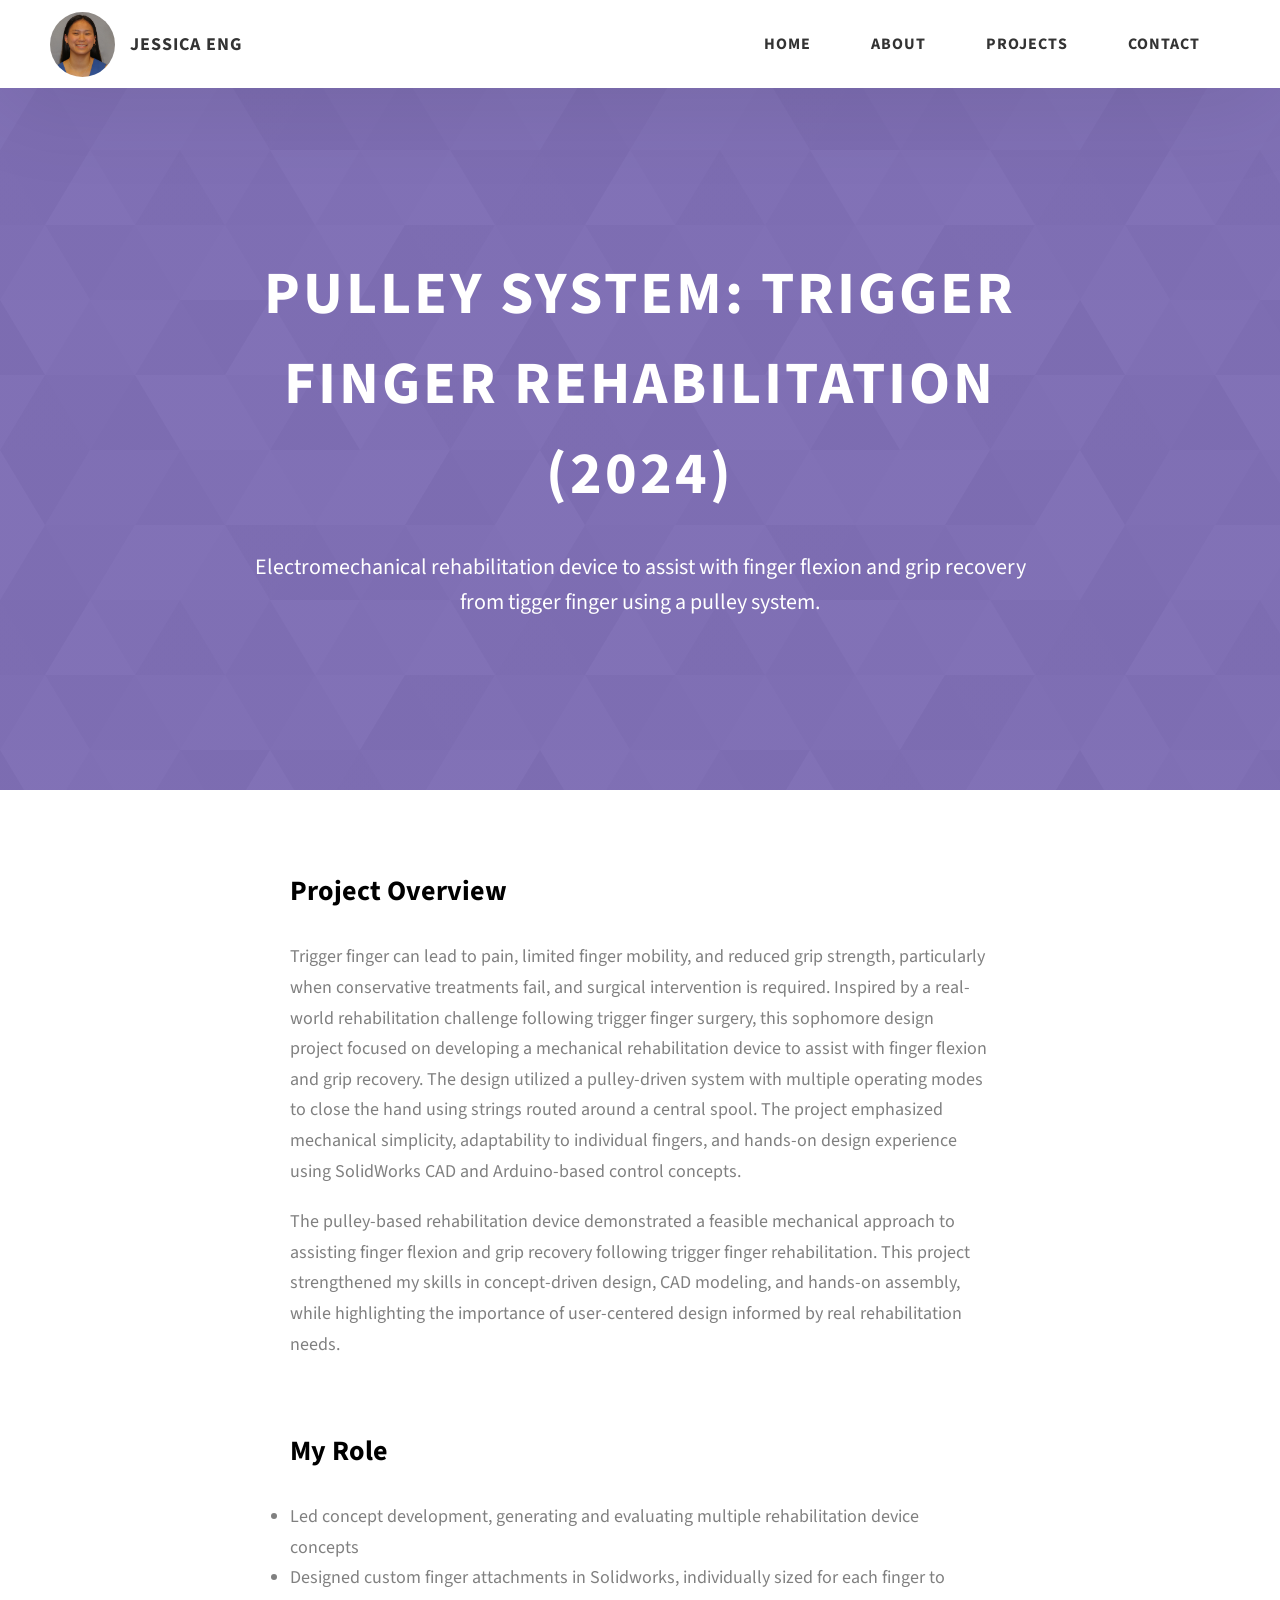
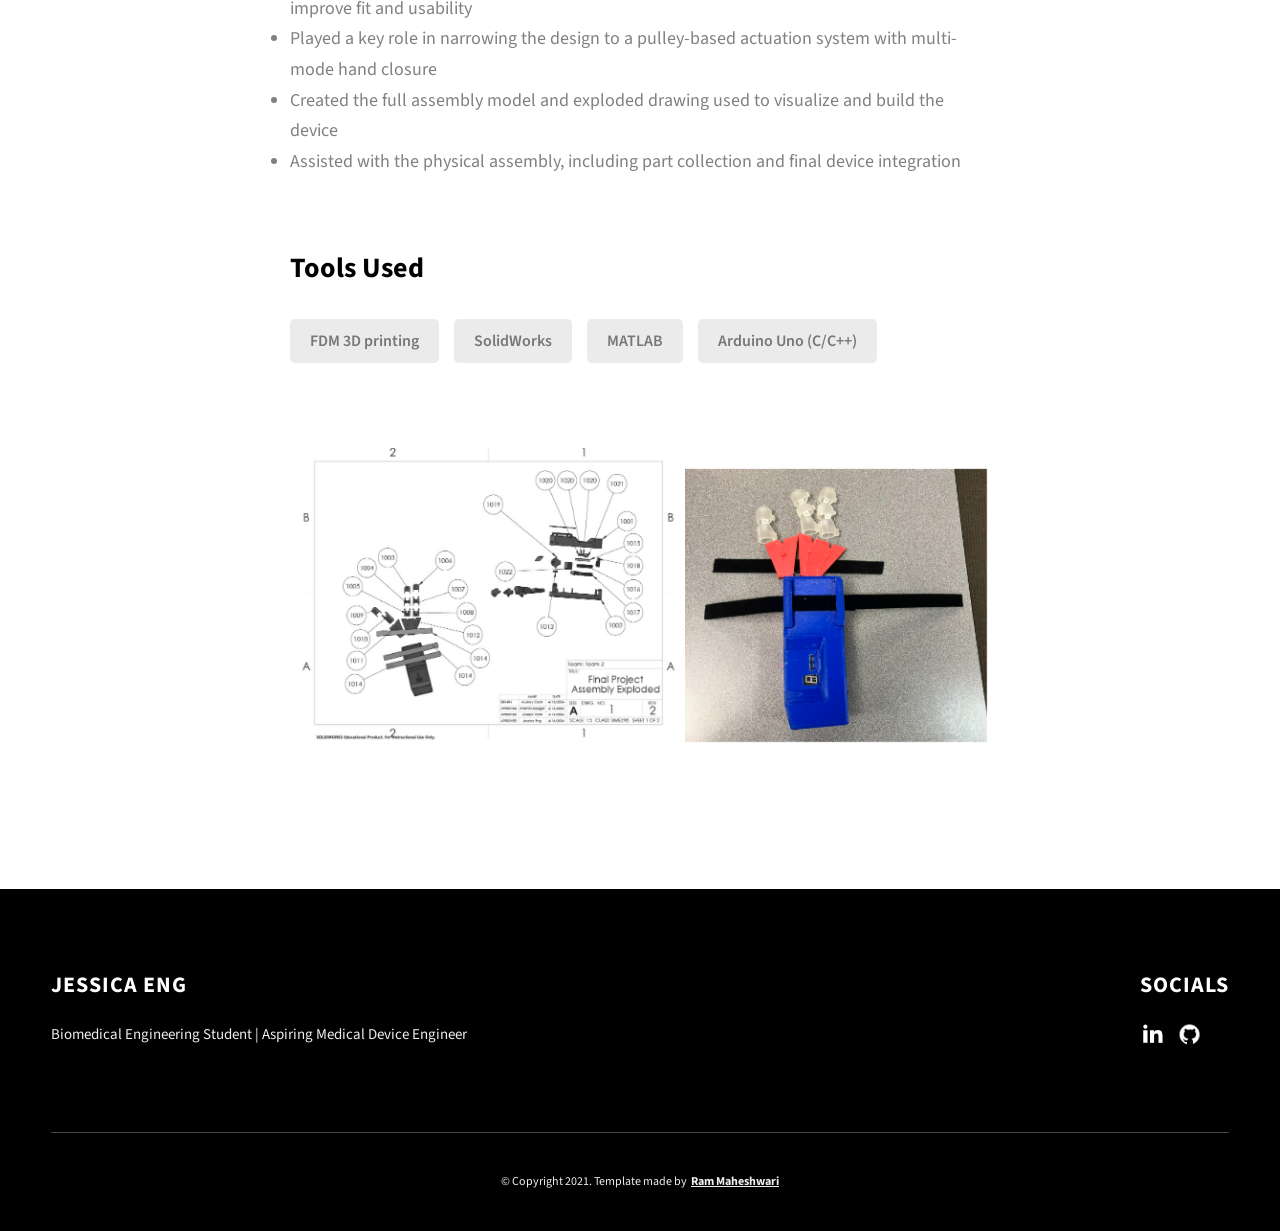
<file: project-4.html>
<!DOCTYPE html>
<html lang="en">
  <head>
    <meta charset="UTF-8" />
    <meta name="viewport" content="width=device-width, initial-scale=1.0" />
    <meta http-equiv="X-UA-Compatible" content="ie=edge" />
    <title>Pulley System: Trigger Finger Rehabilitation (2024)</title>
    <meta name="description" content="Pulley System: Trigger Finger Rehabilitation (2024)" />

    <link rel="stylesheet" href="css/style.css" />

    <link rel="preconnect" href="https://fonts.googleapis.com" />
    <link rel="preconnect" href="https://fonts.gstatic.com" crossorigin />
    <link
      href="https://fonts.googleapis.com/css2?family=Source+Sans+Pro:wght@400;600;700;900&display=swap"
      rel="stylesheet"
    />
  </head>
  <body>
    <header class="header">
      <div class="header__content">
        <div class="header__logo-container">
          <div class="header__logo-img-cont">
            <img
              src="./assets/jpeg/profile.jpeg"
              alt="Profile Image"
              class="header__logo-img"
            />
          </div>
          <span class="header__logo-sub">Jessica Eng</span>
        </div>
        <div class="header__main">
          <ul class="header__links">
            <li class="header__link-wrapper">
              <a href="./index.html" class="header__link"> Home </a>
            </li>
            <li class="header__link-wrapper">
              <a href="./index.html#about" class="header__link">About </a>
            </li>
            <li class="header__link-wrapper">
              <a href="./index.html#projects" class="header__link">
                Projects
              </a>
            </li>
            <li class="header__link-wrapper">
              <a href="./index.html#contact" class="header__link"> Contact </a>
            </li>
          </ul>
          <div class="header__main-ham-menu-cont">
            <img
              src="./assets/svg/ham-menu.svg"
              alt="hamburger menu"
              class="header__main-ham-menu"
            />
            <img
              src="./assets/svg/ham-menu-close.svg"
              alt="hamburger menu close"
              class="header__main-ham-menu-close d-none"
            />
          </div>
        </div>
      </div>
      <div class="header__sm-menu">
        <div class="header__sm-menu-content">
          <ul class="header__sm-menu-links">
            <li class="header__sm-menu-link">
              <a href="./index.html"> Home </a>
            </li>

            <li class="header__sm-menu-link">
              <a href="./index.html#about"> About </a>
            </li>

            <li class="header__sm-menu-link">
              <a href="./index.html#projects"> Projects </a>
            </li>

            <li class="header__sm-menu-link">
              <a href="./index.html#contact"> Contact </a>
            </li>
          </ul>
        </div>
      </div>
    </header>
    <section class="project-cs-hero">
      <div class="project-cs-hero__content">
        <h1 class="heading-primary">Pulley System: Trigger Finger Rehabilitation (2024)</h1>
        <div class="project-cs-hero__info">
          <p class="text-primary">
            Electromechanical rehabilitation device to assist with finger 
            flexion and grip recovery from tigger finger using a pulley system.
          </p>
        </div>
      </div>
    </section>
    <section class="project-details">
      <div class="main-container">
        <div class="project-details__content">
          <div class="project-details__content-main">
            <div class="project-details__desc">
              <h3 class="project-details__content-title">Project Overview</h3>
              <p class="project-details__desc-para">
                Trigger finger can lead to pain, limited finger mobility, and 
                reduced grip strength, particularly when conservative treatments 
                fail, and surgical intervention is required. Inspired by a 
                real-world rehabilitation challenge following trigger finger 
                surgery, this sophomore design project focused on developing a 
                mechanical rehabilitation device to assist with finger flexion 
                and grip recovery. The design utilized a pulley-driven system 
                with multiple operating modes to close the hand using strings 
                routed around a central spool. The project emphasized mechanical 
                simplicity, adaptability to individual fingers, and hands-on design 
                experience using SolidWorks CAD and Arduino-based control concepts.
              </p>
              <p class="project-details__desc-para">
                The pulley-based rehabilitation device demonstrated a feasible 
                mechanical approach to assisting finger flexion and grip recovery 
                following trigger finger rehabilitation. This project strengthened 
                my skills in concept-driven design, CAD modeling, and hands-on 
                assembly, while highlighting the importance of user-centered 
                design informed by real rehabilitation needs.
              </p>
            </div>
            <div class="project-details__desc">
              <h3 class="project-details__content-title">My Role</h3>
              <ul class="bulleted project-details__desc-para">
                <li>Led concept development, generating and evaluating multiple rehabilitation device concepts</li>
                <li>Designed custom finger attachments in Solidworks, individually sized for each finger to improve fit and usability</li>
                <li>Played a key role in narrowing the design to a pulley-based actuation system with multi-mode hand closure</li>
                <li>Created the full assembly model and exploded drawing used to visualize and build the device</li>
                <li>Assisted with the physical assembly, including part collection and final device integration</li>
              </ul>
            </div>
            <div class="project-details__tools-used">
              <h3 class="project-details__content-title">Tools Used</h3>
              <div class="skills">
                <div class="skills__skill">FDM 3D printing</div>
                <div class="skills__skill">SolidWorks</div>
                <div class="skills__skill">MATLAB</div>
                <div class="skills__skill">Arduino Uno (C/C++)</div>
              </div>
            </div>
            <div class="project-details__showcase-img-cont">
            <img
              src="./assets/png/sophmore design.png"
              alt="sophmore design"
              class="project-details__showcase-img"
            />
          </div>
          </div>
        </div>
      </div>
    </section>
    <footer class="main-footer">
      <div class="main-container">
        <div class="main-footer__upper">
          <div class="main-footer__row main-footer__row-1">
            <h2 class="heading heading-sm main-footer__heading-sm">
              <span>Socials</span>
            </h2>
            <div class="main-footer__social-cont">
              <a target="_blank" rel="noreferrer" href="#">
                <img
                  class="main-footer__icon"
                  src="./assets/png/linkedin-ico.png"
                  alt="icon"
                />
              </a>
              <a target="_blank" rel="noreferrer" href="#">
                <img
                  class="main-footer__icon"
                  src="./assets/png/github-ico.png"
                  alt="icon"
                />
              </a>
            </div>
          </div>
          <div class="main-footer__row main-footer__row-2">
            <h4 class="heading heading-sm text-lt">Jessica Eng</h4>
            <p class="main-footer__short-desc">
              Biomedical Engineering Student | Aspiring Medical Device Engineer
            </p>
          </div>
        </div>

        <div class="main-footer__lower">
          &copy; Copyright 2021. Template made by
          <a rel="noreferrer" target="_blank" href="https://rammaheshwari.com"
            >Ram Maheshwari</a
          >
        </div>
      </div>
    </footer>

    <script src="./index.js"></script>
  </body>
</html>
</file>
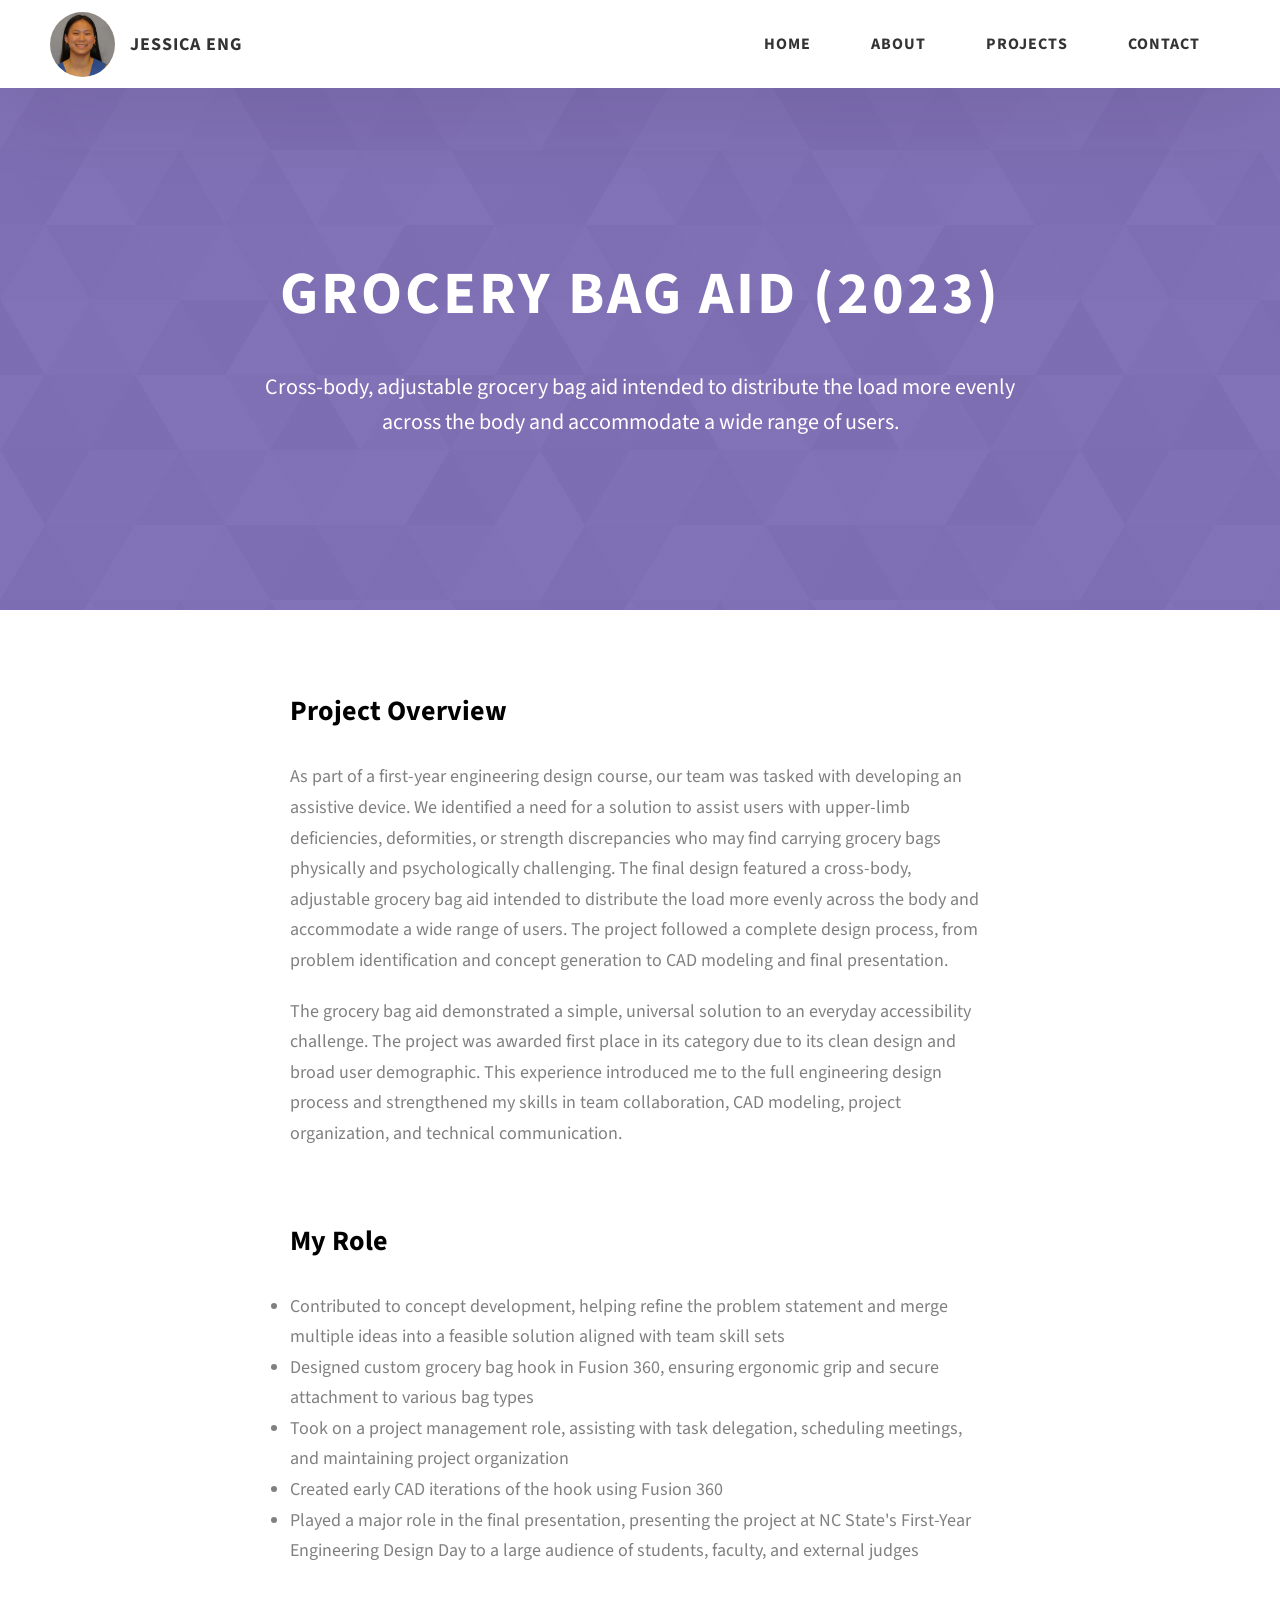
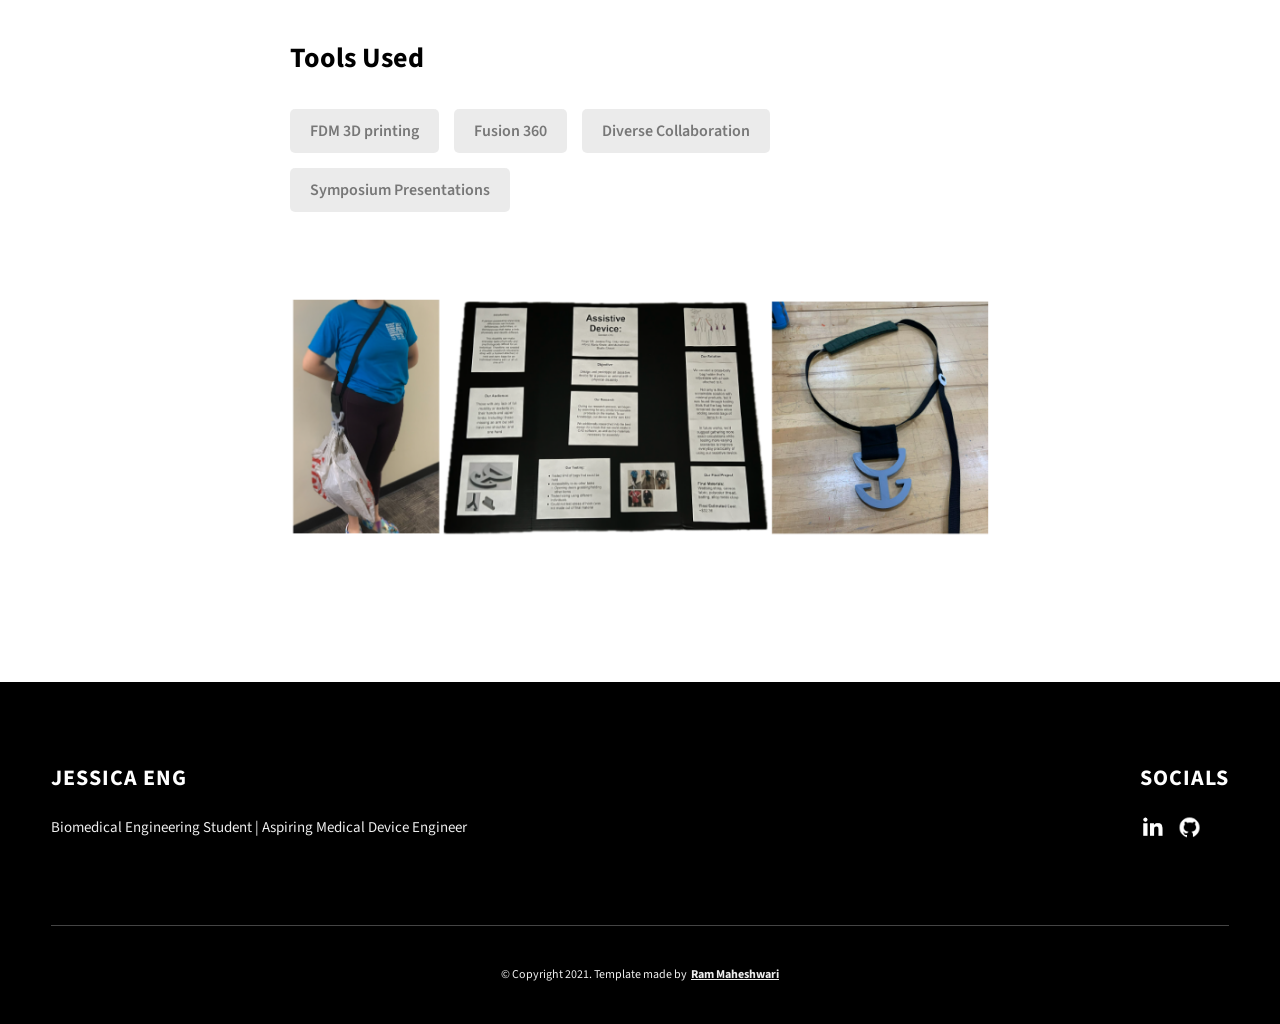
<file: project-5.html>
<!DOCTYPE html>
<html lang="en">
  <head>
    <meta charset="UTF-8" />
    <meta name="viewport" content="width=device-width, initial-scale=1.0" />
    <meta http-equiv="X-UA-Compatible" content="ie=edge" />
    <title>Grocery Bag Aid (2023)</title>
    <meta name="description" content="Grocery Bag Aid (2023)" />

    <link rel="stylesheet" href="css/style.css" />

    <link rel="preconnect" href="https://fonts.googleapis.com" />
    <link rel="preconnect" href="https://fonts.gstatic.com" crossorigin />
    <link
      href="https://fonts.googleapis.com/css2?family=Source+Sans+Pro:wght@400;600;700;900&display=swap"
      rel="stylesheet"
    />
  </head>
  <body>
    <header class="header">
      <div class="header__content">
        <div class="header__logo-container">
          <div class="header__logo-img-cont">
            <img
              src="./assets/jpeg/profile.jpeg"
              alt="Profile Image"
              class="header__logo-img"
            />
          </div>
          <span class="header__logo-sub">Jessica Eng</span>
        </div>
        <div class="header__main">
          <ul class="header__links">
            <li class="header__link-wrapper">
              <a href="./index.html" class="header__link"> Home </a>
            </li>
            <li class="header__link-wrapper">
              <a href="./index.html#about" class="header__link">About </a>
            </li>
            <li class="header__link-wrapper">
              <a href="./index.html#projects" class="header__link">
                Projects
              </a>
            </li>
            <li class="header__link-wrapper">
              <a href="./index.html#contact" class="header__link"> Contact </a>
            </li>
          </ul>
          <div class="header__main-ham-menu-cont">
            <img
              src="./assets/svg/ham-menu.svg"
              alt="hamburger menu"
              class="header__main-ham-menu"
            />
            <img
              src="./assets/svg/ham-menu-close.svg"
              alt="hamburger menu close"
              class="header__main-ham-menu-close d-none"
            />
          </div>
        </div>
      </div>
      <div class="header__sm-menu">
        <div class="header__sm-menu-content">
          <ul class="header__sm-menu-links">
            <li class="header__sm-menu-link">
              <a href="./index.html"> Home </a>
            </li>

            <li class="header__sm-menu-link">
              <a href="./index.html#about"> About </a>
            </li>

            <li class="header__sm-menu-link">
              <a href="./index.html#projects"> Projects </a>
            </li>

            <li class="header__sm-menu-link">
              <a href="./index.html#contact"> Contact </a>
            </li>
          </ul>
        </div>
      </div>
    </header>
    <section class="project-cs-hero">
      <div class="project-cs-hero__content">
        <h1 class="heading-primary">Grocery Bag Aid (2023)</h1>
        <div class="project-cs-hero__info">
          <p class="text-primary">
            Cross-body, adjustable grocery bag aid intended to distribute the load
            more evenly across the body and accommodate a wide range of users.
          </p>
        </div>
      </div>
    </section>
    <section class="project-details">
      <div class="main-container">
        <div class="project-details__content">
          <div class="project-details__content-main">
            <div class="project-details__desc">
              <h3 class="project-details__content-title">Project Overview</h3>
              <p class="project-details__desc-para">
                As part of a first-year engineering design course, our team was tasked with 
                developing an assistive device. We identified a need for a solution to 
                assist users with upper-limb deficiencies, deformities, or strength 
                discrepancies who may find carrying grocery bags physically and 
                psychologically challenging. The final design featured a cross-body, 
                adjustable grocery bag aid intended to distribute the load more evenly 
                across the body and accommodate a wide range of users. The project followed
                a complete design process, from problem identification and concept 
                generation to CAD modeling and final presentation.

              </p>
              <p class="project-details__desc-para">
                The grocery bag aid demonstrated a simple, universal solution 
                to an everyday accessibility challenge. The project was awarded 
                first place in its category due to its clean design and broad user 
                demographic. This experience introduced me to the full engineering 
                design process and strengthened my skills in team collaboration, 
                CAD modeling, project organization, and technical communication. 

              </p>
            </div>
            <div class="project-details__desc">
              <h3 class="project-details__content-title">My Role</h3>
              <ul class="bulleted project-details__desc-para">
                <li>Contributed to concept development, helping refine the problem statement and merge multiple ideas into a feasible solution aligned with team skill sets </li>
                <li>Designed custom grocery bag hook in Fusion 360, ensuring ergonomic grip and secure attachment to various bag types</li>
                <li>Took on a project management role, assisting with task delegation, scheduling meetings, and maintaining project organization</li>
                <li>Created early CAD iterations of the hook using Fusion 360</li>
                <li>Played a major role in the final presentation, presenting the project at NC State's First-Year Engineering Design Day to a large audience of students, faculty, and external judges</li>
              </ul>
            </div>
            <div class="project-details__tools-used">
              <h3 class="project-details__content-title">Tools Used</h3>
              <div class="skills">
                <div class="skills__skill">FDM 3D printing</div>
                <div class="skills__skill">Fusion 360</div>
                <div class="skills__skill">Diverse Collaboration</div>
                <div class="skills__skill">Symposium Presentations</div>
              </div>
            </div>
            <div class="project-details__showcase-img-cont">
            <img
              src="./assets/png/grocery aid.png"
              alt="grocery bag aid"
              class="project-details__showcase-img"
            />
          </div>
          </div>
        </div>
      </div>
    </section>
    <footer class="main-footer">
      <div class="main-container">
        <div class="main-footer__upper">
          <div class="main-footer__row main-footer__row-1">
            <h2 class="heading heading-sm main-footer__heading-sm">
              <span>Socials</span>
            </h2>
            <div class="main-footer__social-cont">
              <a target="_blank" rel="noreferrer" href="#">
                <img
                  class="main-footer__icon"
                  src="./assets/png/linkedin-ico.png"
                  alt="icon"
                />
              </a>
              <a target="_blank" rel="noreferrer" href="#">
                <img
                  class="main-footer__icon"
                  src="./assets/png/github-ico.png"
                  alt="icon"
                />
              </a>
            </div>
          </div>
          <div class="main-footer__row main-footer__row-2">
            <h4 class="heading heading-sm text-lt">Jessica Eng</h4>
            <p class="main-footer__short-desc">
              Biomedical Engineering Student | Aspiring Medical Device Engineer
            </p>
          </div>
        </div>

        <div class="main-footer__lower">
          &copy; Copyright 2021. Template made by
          <a rel="noreferrer" target="_blank" href="https://rammaheshwari.com"
            >Ram Maheshwari</a
          >
        </div>
      </div>
    </footer>

    <script src="./index.js"></script>
  </body>
</html>
</file>
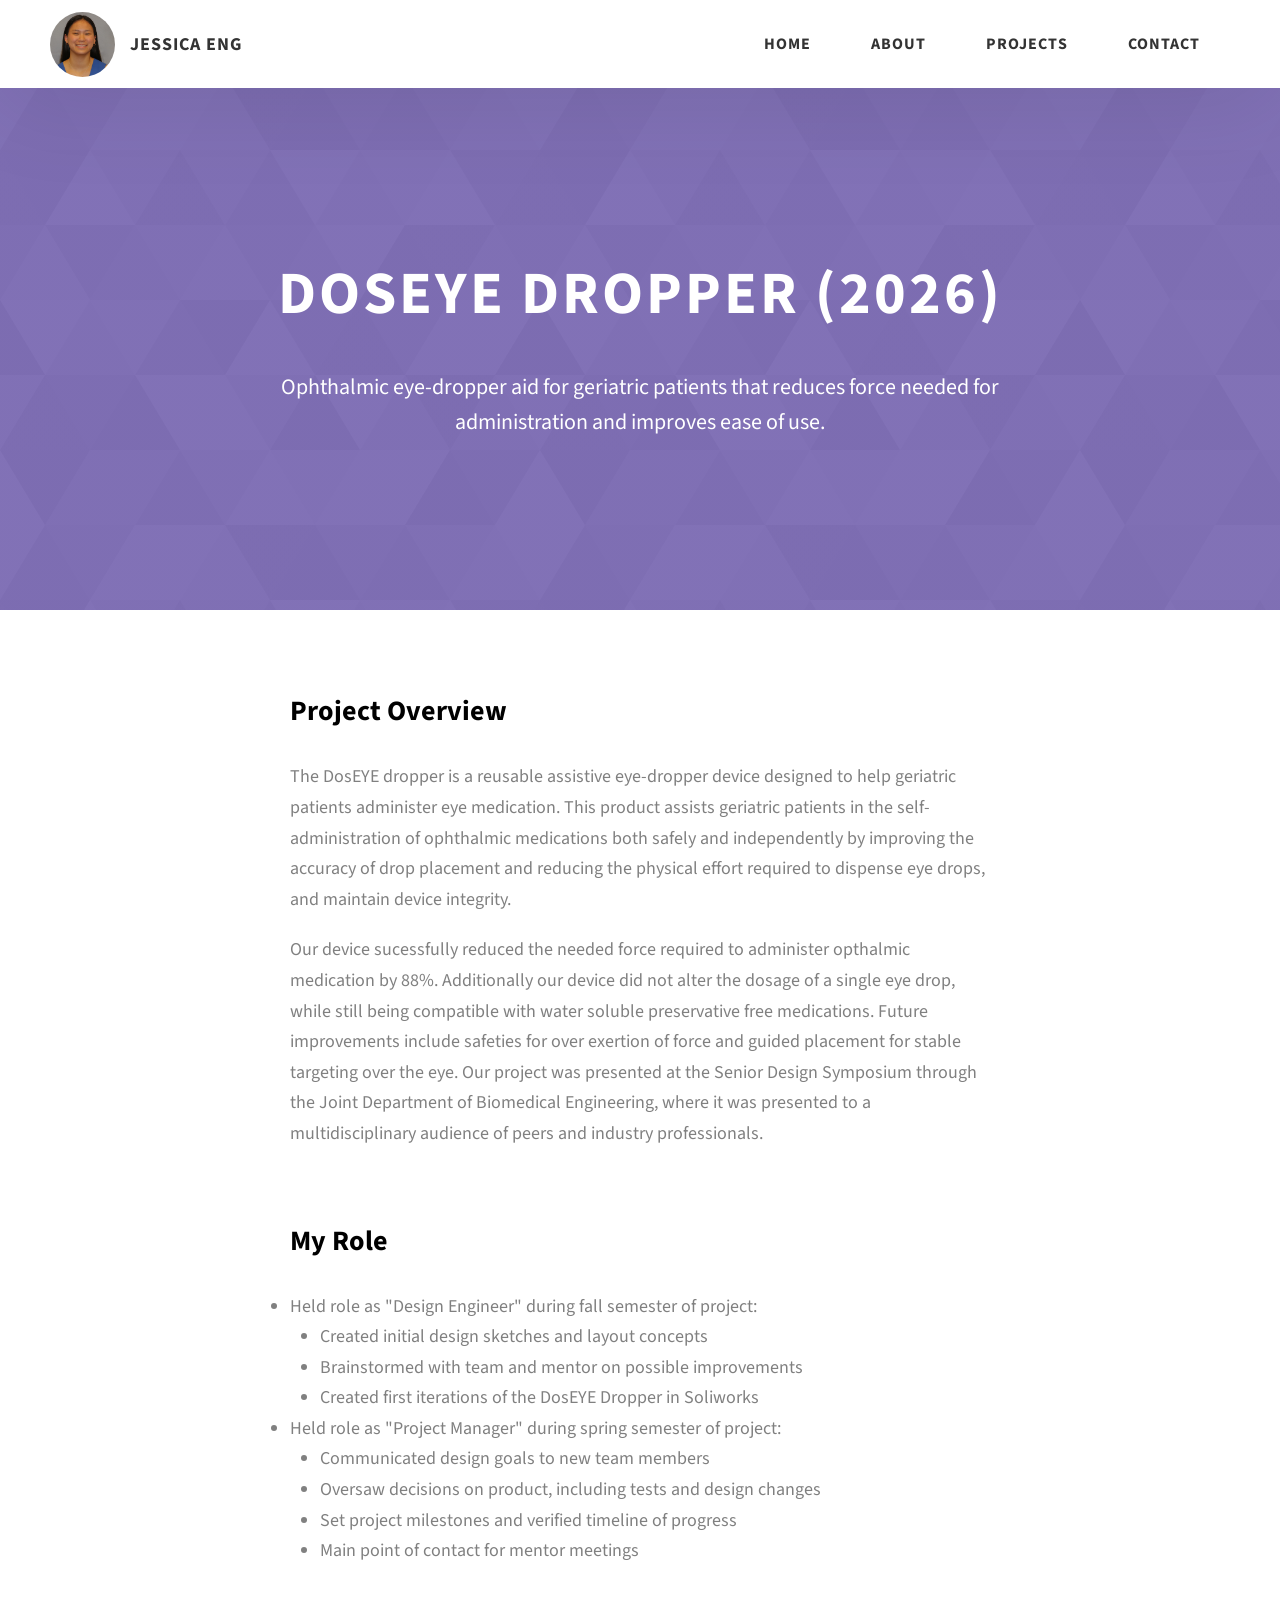
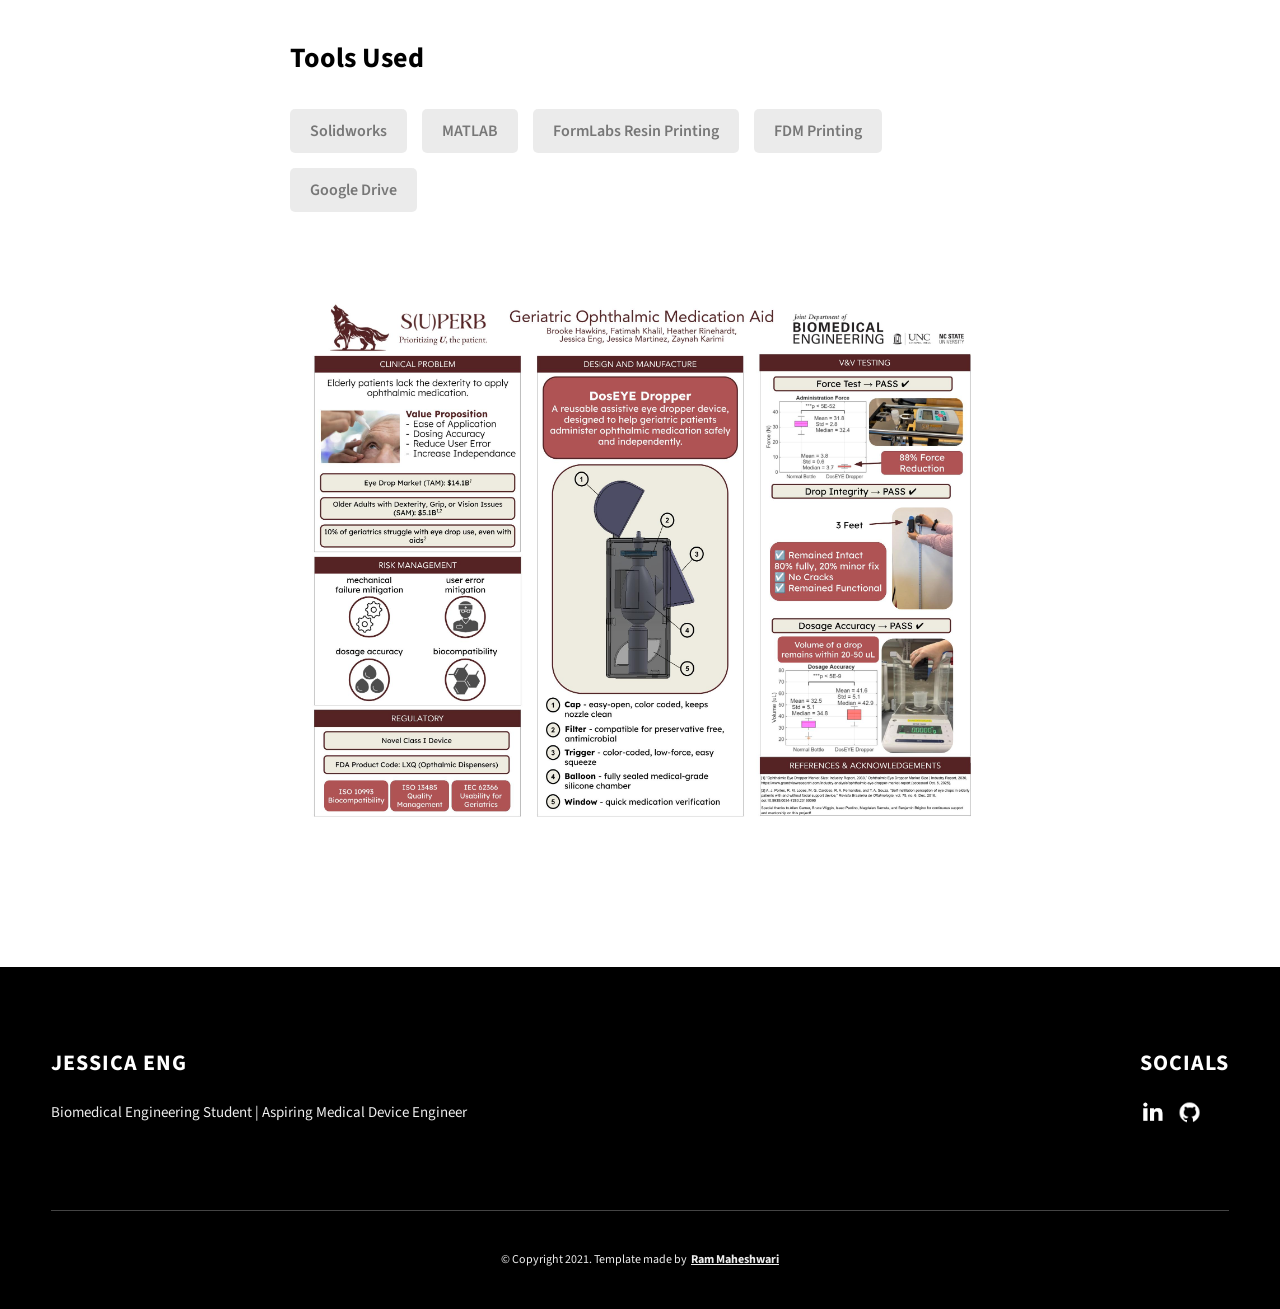
<file: project-6.html>
<!DOCTYPE html>
<html lang="en">
  <head>
    <meta charset="UTF-8" />
    <meta name="viewport" content="width=device-width, initial-scale=1.0" />
    <meta http-equiv="X-UA-Compatible" content="ie=edge" />
    <title>DosEYE Dropper (2026)</title>
    <meta name="description" content="REMmask - EOG REM Detection (2025)" />

    <link rel="stylesheet" href="css/style.css" />

    <link rel="preconnect" href="https://fonts.googleapis.com" />
    <link rel="preconnect" href="https://fonts.gstatic.com" crossorigin />
    <link
      href="https://fonts.googleapis.com/css2?family=Source+Sans+Pro:wght@400;600;700;900&display=swap"
      rel="stylesheet"
    />
  </head>
  <body>
    <header class="header">
      <div class="header__content">
        <div class="header__logo-container">
          <div class="header__logo-img-cont">
            <img
              src="./assets/jpeg/profile.jpeg"
              alt="Jessica Eng Profile Image"
              class="header__logo-img"
            />
          </div>
          <span class="header__logo-sub">Jessica Eng</span>
        </div>
        <div class="header__main">
          <ul class="header__links">
            <li class="header__link-wrapper">
              <a href="./index.html" class="header__link"> Home </a>
            </li>
            <li class="header__link-wrapper">
              <a href="./index.html#about" class="header__link">About </a>
            </li>
            <li class="header__link-wrapper">
              <a href="./index.html#projects" class="header__link">
                Projects
              </a>
            </li>
            <li class="header__link-wrapper">
              <a href="./index.html#contact" class="header__link"> Contact </a>
            </li>
          </ul>
          <div class="header__main-ham-menu-cont">
            <img
              src="./assets/svg/ham-menu.svg"
              alt="hamburger menu"
              class="header__main-ham-menu"
            />
            <img
              src="./assets/svg/ham-menu-close.svg"
              alt="hamburger menu close"
              class="header__main-ham-menu-close d-none"
            />
          </div>
        </div>
      </div>
      <div class="header__sm-menu">
        <div class="header__sm-menu-content">
          <ul class="header__sm-menu-links">
            <li class="header__sm-menu-link">
              <a href="./index.html"> Home </a>
            </li>

            <li class="header__sm-menu-link">
              <a href="./index.html#about"> About </a>
            </li>

            <li class="header__sm-menu-link">
              <a href="./index.html#projects"> Projects </a>
            </li>

            <li class="header__sm-menu-link">
              <a href="./index.html#contact"> Contact </a>
            </li>
          </ul>
        </div>
      </div>
    </header>
    <section class="project-cs-hero">
      <div class="project-cs-hero__content">
        <h1 class="heading-primary">DosEYE Dropper (2026)</h1>
        <div class="project-cs-hero__info">
          <p class="text-primary">
           Ophthalmic eye-dropper aid for geriatric patients that reduces 
           force needed for administration and improves ease of use. 

          </p>
        </div>
      </div>
    </section>
    <section class="project-details">
      <div class="main-container">
        <div class="project-details__content">
          <div class="project-details__content-main">
            <div class="project-details__desc">
              <h3 class="project-details__content-title">Project Overview</h3>
              <p class="project-details__desc-para">
                The DosEYE dropper is a reusable assistive eye-dropper device designed
                to help geriatric patients administer eye medication. This product assists 
                geriatric patients in the self-administration of ophthalmic medications both safely 
                and independently by improving the accuracy of drop placement and reducing
                the physical effort required to dispense eye drops, and maintain device integrity.
              </p>
              <p class="project-details__desc-para">
                Our device sucessfully reduced the needed force required to administer
                opthalmic medication by 88%. Additionally our device did not alter the
                dosage of a single eye drop, while still being compatible with
                water soluble preservative free medications. Future improvements 
                include safeties for over exertion of force and guided placement for stable
                targeting over the eye. Our project was presented at the Senior Design Symposium through
                the Joint Department of Biomedical Engineering, where it was presented to a multidisciplinary audience of 
                peers and industry professionals.
              </p>
            </div>
            <div class="project-details__desc">
              <h3 class="project-details__content-title">My Role</h3>
              <ul class="bulleted project-details__desc-para">
                <li>Held role as "Design Engineer" during fall semester of project:</li>
                <ul class="indent"><li>Created initial design sketches and layout concepts</li>
                <li>Brainstormed with team and mentor on possible improvements</li>
                <li> Created first iterations of the DosEYE Dropper in Soliworks</li></ul>       
                <li>Held role as "Project Manager" during spring semester of project:</li>
                <ul class="indent"><li>Communicated design goals to new team members</li>
                <li>Oversaw decisions on product, including tests and design changes</li>
                <li>Set project milestones and verified timeline of progress</li>
                <li>Main point of contact for mentor meetings</li>
              </ul>
            </div>
            <div class="project-details__tools-used">
              <h3 class="project-details__content-title">Tools Used</h3>
              <div class="skills">
                <div class="skills__skill">Solidworks</div>
                <div class="skills__skill">MATLAB</div>
                <div class="skills__skill">FormLabs Resin Printing</div>
                <div class="skills__skill">FDM Printing</div>
                <div class="skills__skill">Google Drive</div>
              </div>
            </div>
            <div class="project-details__showcase-img-cont">
            <img
              src="./assets/jpeg/DosEYE Poster.jpg"
              alt="Project Poster"
              class="project-details__showcase-img"
            />
          </div>
          </div>
        </div>
      </div>
    </section>
    <footer class="main-footer">
      <div class="main-container">
        <div class="main-footer__upper">
          <div class="main-footer__row main-footer__row-1">
            <h2 class="heading heading-sm main-footer__heading-sm">
              <span>Socials</span>
            </h2>
            <div class="main-footer__social-cont">
              <a target="_blank" rel="noreferrer" href="#">
                <img
                  class="main-footer__icon"
                  src="./assets/png/linkedin-ico.png"
                  alt="icon"
                />
              </a>
              <a target="_blank" rel="noreferrer" href="#">
                <img
                  class="main-footer__icon"
                  src="./assets/png/github-ico.png"
                  alt="icon"
                />
              </a>
            </div>
          </div>
          <div class="main-footer__row main-footer__row-2">
            <h4 class="heading heading-sm text-lt">Jessica Eng</h4>
            <p class="main-footer__short-desc">
              Biomedical Engineering Student | Aspiring Medical Device Engineer
            </p>
          </div>
        </div>

        <div class="main-footer__lower">
          &copy; Copyright 2021. Template made by
          <a rel="noreferrer" target="_blank" href="https://rammaheshwari.com"
            >Ram Maheshwari</a
          >
        </div>
      </div>
    </footer>

    <script src="./index.js"></script>
  </body>
</html>
</file>
<file: css/style.css>
/*
0 - 600px:      Phone
600 - 900px:    Tablet portrait
900 - 1200px:   Tablet landscape
[1200 - 1800] is where our normal styles apply
1800px + :      Big desktop
$breakpoint arguement choices:
- phone
- tab-port
- tab-land
- big-desktop

Inside media queries 1em is always 16px i.e 1em = 16px at every screen size only inside media queries
*/
*,
*::after,
*::before {
  margin: 0;
  padding: 0;
  box-sizing: inherit;
  font-family: inherit; }

html {
  font-size: 62.5%;
  scroll-behavior: smooth; }
  @media only screen and (max-width: 75em) {
    html {
      font-size: 59%; } }
  @media only screen and (max-width: 56.25em) {
    html {
      font-size: 56%; } }
  @media only screen and (min-width: 112.5em) {
    html {
      font-size: 65%; } }

body {
  box-sizing: border-box;
  position: relative;
  line-height: 1.5;
  font-family: sans-serif;
  overflow-x: hidden;
  overflow-y: scroll;
  font-family: 'Source Sans Pro', sans-serif; }

a {
  text-decoration: none;
  color: inherit; }

.bulleted li{
    list-style: disc;
}
.indent li {
  margin-left: 30px;
}

li {
  list-style: none; }

input:focus,
button:focus,
a:focus,
textarea:focus {
  outline: none; }

button {
  border: none;
  cursor: pointer; }

textarea {
  resize: none; }

.heading-primary {
  font-size: 6rem;
  text-transform: uppercase;
  letter-spacing: 3px;
  text-align: center; }
  @media only screen and (max-width: 37.5em) {
    .heading-primary {
      font-size: 4.5rem; } }

.heading-sec__mb-bg {
  margin-bottom: 11rem; }
  @media only screen and (max-width: 56.25em) {
    .heading-sec__mb-bg {
      margin-bottom: 8rem; } }

.heading-sec__mb-med {
  margin-bottom: 9rem; }
  @media only screen and (max-width: 56.25em) {
    .heading-sec__mb-med {
      margin-bottom: 8rem; } }

.heading-sec__main {
  display: block;
  font-size: 4rem;
  text-transform: uppercase;
  letter-spacing: 1px;
  letter-spacing: 3px;
  text-align: center;
  margin-bottom: 3.5rem;
  position: relative; }
  .heading-sec__main--lt {
    color: #fff; }
    .heading-sec__main--lt::after {
      content: '';
      background: #fff !important; }
  .heading-sec__main::after {
    content: '';
    position: absolute;
    top: calc(100% + 1.5rem);
    height: 5px;
    width: 3rem;
    background: #452e91;
    left: 50%;
    transform: translateX(-50%);
    border-radius: 5px; }
    @media only screen and (max-width: 37.5em) {
      .heading-sec__main::after {
        top: calc(100% + 1.2rem); } }

.heading-sec__sub {
  display: block;
  text-align: center;
  color: #777;
  font-size: 2rem;
  font-weight: 500;
  max-width: 80rem;
  margin: auto;
  line-height: 1.6; }
  @media only screen and (max-width: 37.5em) {
    .heading-sec__sub {
      font-size: 1.8rem; } }
  .heading-sec__sub--lt {
    color: #eee; }

.heading-sm {
  font-size: 2.2rem;
  text-transform: uppercase;
  letter-spacing: 1px; }

.main-container {
  max-width: 120rem;
  margin: auto;
  width: 92%; }

.btn {
  background: #fff;
  color: #333;
  text-transform: uppercase;
  letter-spacing: 2px;
  display: inline-block;
  font-weight: 700;
  border-radius: 5px;
  box-shadow: 0 5px 15px 0 rgba(0, 0, 0, 0.15);
  transition: transform .3s; }
  .btn:hover {
    transform: translateY(-3px); }
  .btn--bg {
    padding: 1.5rem 8rem;
    font-size: 2rem; }
  .btn--med {
    padding: 1.5rem 5rem;
    font-size: 1.6rem; }
  .btn--theme {
    background: #452e91;
    color: #fff; }
  .btn--theme-inv {
    color: #452e91;
    background: #fff;
    border: 2px solid #452e91;
    box-shadow: none;
    padding: calc(1.5rem - 2px) calc(5rem - 2px); }

.sec-pad {
  padding: 12rem 0; }
  @media only screen and (max-width: 56.25em) {
    .sec-pad {
      padding: 8rem 0; } }

.text-primary {
  color: #fff;
  font-size: 2.2rem;
  text-align: center;
  width: 100%;
  line-height: 1.6; }
  @media only screen and (max-width: 37.5em) {
    .text-primary {
      font-size: 2rem; } }

.d-none {
  display: none; }

.home-hero {
  color: #fff;
  background: linear-gradient(to right, rgba(98, 78, 164, 0.8), rgba(98, 78, 164, 0.8)), url(../../assets/svg/common-bg.svg);
  background-position: center;
  height: 100vh;
  min-height: 80rem;
  max-height: 120rem;
  position: relative; }
  @media only screen and (max-width: 37.5em) {
    .home-hero {
      height: unset;
      min-height: unset; } }
  .home-hero__socials {
    position: absolute;
    top: 50%;
    border: 2px solid #eee;
    border-left: 2px solid #eee;
    transform: translateY(-50%); }
    @media only screen and (max-width: 56.25em) {
      .home-hero__socials {
        display: none; } }
  .home-hero__mouse-scroll-cont {
    position: absolute;
    bottom: 3%;
    left: 50%;
    transform: translateX(-50%); }
    @media only screen and (max-width: 37.5em) {
      .home-hero__mouse-scroll-cont {
        display: none; } }
  .home-hero__social {
    width: 5rem; }
  .home-hero__social-icon-link {
    width: 100%;
    display: block;
    padding: 1.2rem;
    border-bottom: 2px solid #eee;
    transition: background .3s; }
    .home-hero__social-icon-link:hover {
      background: rgba(255, 255, 255, 0.1); }
    .home-hero__social-icon-link--bd-none {
      border-bottom: 0; }
  .home-hero__social-icon {
    width: 100%; }
  .home-hero__content {
    position: absolute;
    top: 50%;
    left: 50%;
    transform: translate(-50%, -50%);
    max-width: 90rem;
    width: 92%; }
    @media only screen and (max-width: 37.5em) {
      .home-hero__content {
        padding: 19rem 0 13rem 0;
        margin: auto;
        position: static;
        transform: translate(0, 0); } }
  .home-hero__info {
    margin: 3rem auto 0 auto;
    max-width: 80rem; }
  .home-hero__cta {
    margin-top: 5rem;
    text-align: center; }

.about {
  background: #fafafa; }
  .about__content {
    display: grid;
    grid-template-columns: 1fr 1fr;
    grid-gap: 10rem; }
    @media only screen and (max-width: 56.25em) {
      .about__content {
        grid-template-columns: 1fr;
        grid-gap: 8rem; } }
    .about__content-title {
      font-weight: 700;
      font-size: 2.8rem;
      margin-bottom: 3rem; }
      @media only screen and (max-width: 37.5em) {
        .about__content-title {
          font-size: 2.4rem; } }
    .about__content-details-para {
      font-size: 1.8rem;
      color: grey;
      max-width: 60rem;
      line-height: 1.7;
      margin-bottom: 1rem; }
      .about__content-details-para--hl {
        font-weight: 700;
        margin: 0 3px; }
      .about__content-details-para:last-child {
        margin-bottom: 4rem; }

.projects__row {
  display: grid;
  grid-template-columns: 1.5fr 1fr;
  grid-gap: 5rem;
  margin-bottom: 11rem; }
  @media only screen and (max-width: 56.25em) {
    .projects__row {
      grid-template-columns: 1fr;
      grid-gap: 2rem;
      margin-bottom: 8rem; } }
  @media only screen and (max-width: 56.25em) {
    .projects__row {
      text-align: center; } }
  .projects__row:last-child {
    margin-bottom: 0; }
  .projects__row-img-cont {
    overflow: hidden; }
  .projects__row-img {
    width: 100%;
    display: block;
    object-fit: cover; }
  .projects__row-content {
    padding: 2rem 0;
    display: flex;
    justify-content: center;
    flex-direction: column;
    align-items: flex-start; }
    @media only screen and (max-width: 56.25em) {
      .projects__row-content {
        align-items: center; } }
    .projects__row-content-title {
      font-weight: 700;
      font-size: 2.8rem;
      margin-bottom: 2rem; }
      @media only screen and (max-width: 37.5em) {
        .projects__row-content-title {
          font-size: 2.4rem; } }
    .projects__row-content-desc {
      font-size: 1.8rem;
      color: grey;
      max-width: 60rem;
      line-height: 1.7;
      margin-bottom: 3rem; }
      @media only screen and (max-width: 37.5em) {
        .projects__row-content-desc {
          font-size: 1.7rem; } }

.contact {
  background: linear-gradient(to right, rgba(98, 78, 164, 0.8), rgba(98, 78, 164, 0.8)), url(../../assets/svg/common-bg.svg);
  background-size: cover;
  background-position: center; }
  .contact__form-container {
    box-shadow: 0 0 10px rgba(0, 0, 0, 0.1);
    background: white;
    padding: 4rem;
    margin-top: 6rem;
    max-width: 80rem;
    text-align: right;
    width: 95%;
    border-radius: 5px;
    margin: 5rem auto 0 auto; }
    @media only screen and (max-width: 37.5em) {
      .contact__form-container {
        padding: 3rem; } }
  .contact__form-field {
    margin-bottom: 4rem; }
    @media only screen and (max-width: 37.5em) {
      .contact__form-field {
        margin-bottom: 3rem; } }
  .contact__form-label {
    color: #666;
    font-size: 1.4rem;
    letter-spacing: 1px;
    font-weight: 700;
    margin-bottom: 1rem;
    display: block;
    text-align: left; }
  .contact__form-input {
    color: #333;
    padding: 2rem;
    width: 100%;
    border: 1px solid #ebebeb;
    font-size: 1.6rem;
    letter-spacing: 0px;
    background: #f0f0f0;
    border-radius: 5px;
    font-weight: 600;
    /* Code for Modern Browsers */
    /* Code for WebKit, Blink, Edge */
    /* Code for Internet Explorer 10-11 */
    /* Code for Microsoft Edge */
    /* Code for Mozilla Firefox 4 to 18 */
    /* Code for Mozilla Firefox 19+ */ }
    .contact__form-input::placeholder {
      color: #999;
      font-weight: 600;
      font-size: 1.6rem; }
    .contact__form-input::-webkit-input-placeholder {
      color: #999;
      font-weight: 600;
      font-size: 1.6rem; }
    .contact__form-input:-ms-input-placeholder {
      color: #999;
      font-weight: 600;
      font-size: 1.6rem; }
    .contact__form-input::-ms-input-placeholder {
      color: #999;
      font-weight: 600;
      font-size: 1.6rem; }
    .contact__form-input:-moz-placeholder {
      opacity: 1;
      color: #999;
      font-weight: 600;
      font-size: 1.6rem; }
    .contact__form-input::-moz-placeholder {
      opacity: 1;
      color: #999;
      font-weight: 600;
      font-size: 1.6rem; }
  .contact__btn {
    width: 30%;
    padding: 2rem 4rem;
    font-size: 1.6rem; }
    @media only screen and (max-width: 37.5em) {
      .contact__btn {
        width: 100%; } }

.project-cs-hero {
  color: #fff;
  background: linear-gradient(to right, rgba(98, 78, 164, 0.8), rgba(98, 78, 164, 0.8)), url(../../assets/svg/common-bg.svg);
  background-size: cover;
  background-position: center;
  position: relative; }
  @media only screen and (max-width: 37.5em) {
    .project-cs-hero {
      height: unset;
      min-height: unset; } }
  .project-cs-hero__content {
    padding: 25rem 0 17rem 0;
    max-width: 90rem;
    width: 92%;
    margin: auto; }
    @media only screen and (max-width: 37.5em) {
      .project-cs-hero__content {
        padding: 19rem 0 13rem 0;
        margin: auto;
        position: static;
        transform: translate(0, 0); } }
  .project-cs-hero__info {
    margin: 3rem auto 0 auto;
    max-width: 80rem; }
  .project-cs-hero__cta {
    margin-top: 5rem;
    text-align: center; }

.project-details__content {
  padding: 8rem 0;
  max-width: 90rem;
  margin: auto; }
  .project-details__content-title {
    font-weight: 700;
    font-size: 2.8rem;
    margin-bottom: 3rem; }
    @media only screen and (max-width: 37.5em) {
      .project-details__content-title {
        font-size: 2.4rem; } }

.project-details__showcase-img-cont {
  width: 100%;
  margin-bottom: 6rem; }

.project-details__showcase-img {
  width: 100%; }

.project-details__content-main {
  width: 100%;
  max-width: 70rem;
  margin: auto; }

.project-details__desc {
  margin: 0 0 7rem 0; }
  .project-details__desc-para {
    font-size: 1.8rem;
    line-height: 1.7;
    color: grey;
    margin-bottom: 2rem; }

.project-details__tools-used {
  margin: 0 0 7rem 0; }
  .project-details__tools-used-list {
    display: flex;
    flex-wrap: wrap; }
  .project-details__tools-used-item {
    padding: 1rem 2rem;
    margin-bottom: 1.5rem;
    margin-right: 1.5rem;
    font-size: 1.6rem;
    background: rgba(153, 153, 153, 0.2);
    border-radius: 5px;
    font-weight: 600;
    color: #777; }

.project-details__links {
  margin: 0 0; }
  .project-details__links-btn {
    margin-right: 2rem; }
    @media only screen and (max-width: 37.5em) {
      .project-details__links-btn {
        margin-right: 0;
        width: 70%;
        margin-bottom: 2rem;
        text-align: center; } }
    .project-details__links-btn:last-child {
      margin: 0; }
      @media only screen and (max-width: 37.5em) {
        .project-details__links-btn:last-child {
          margin: 0; } }

.header {
  position: fixed;
  width: 100%;
  z-index: 1000;
  background: #000;
  background: #fff;
  box-shadow: 0 10px 100px rgba(0, 0, 0, 0.1); }
  .header__content {
    display: flex;
    align-items: center;
    justify-content: space-between;
    padding: 1rem 5rem; }
    @media only screen and (max-width: 56.25em) {
      .header__content {
        padding: 0 2rem; } }
  .header__logo-container {
    display: flex;
    align-items: center;
    cursor: pointer;
    color: #333;
    transition: color .3s; }
    .header__logo-container:hover {
      color: #452e91; }
  .header__logo-img-cont {
    width: 6.5rem;
    height: 6.5rem;
    border-radius: 50px;
    overflow: hidden;
    margin-right: 1.5rem;
    background: #452e91; }
    @media only screen and (max-width: 56.25em) {
      .header__logo-img-cont {
        width: 4.5rem;
        height: 4.5rem;
        margin-right: 1.2rem; } }
  .header__logo-img {
    width: 100%;
    height: 100%;
    object-fit: cover;
    object-position: center;
    display: block; }
  .header__logo-sub {
    font-size: 1.8rem;
    text-transform: uppercase;
    font-weight: 700;
    letter-spacing: 1px; }
  .header__links {
    display: flex; }
    @media only screen and (max-width: 37.5em) {
      .header__links {
        display: none; } }
  .header__link {
    padding: 2.2rem 3rem;
    display: inline-block;
    font-size: 1.6rem;
    color: #333;
    text-transform: uppercase;
    letter-spacing: 1px;
    font-weight: 700;
    transition: color .3s; }
    .header__link:hover {
      color: #452e91; }
    @media only screen and (max-width: 56.25em) {
      .header__link {
        padding: 3rem 1.8rem;
        font-size: 1.5rem; } }
  .header__main-ham-menu-cont {
    display: none;
    width: 3rem;
    padding: 2.2rem 0; }
    @media only screen and (max-width: 37.5em) {
      .header__main-ham-menu-cont {
        display: block; } }
  .header__main-ham-menu {
    width: 100%; }
  .header__main-ham-menu-close {
    width: 100%; }
  .header__sm-menu {
    background: #fff;
    position: absolute;
    width: 100%;
    top: 100%;
    visibility: hidden;
    opacity: 0;
    transition: all .3s;
    box-shadow: 0px 5px 5px 0px rgba(0, 0, 0, 0.1);
    -webkit-box-shadow: 0px 5px 5px 0px rgba(0, 0, 0, 0.1);
    -moz-box-shadow: 0px 5px 5px 0px rgba(0, 0, 0, 0.1); }
    .header__sm-menu--active {
      visibility: hidden;
      opacity: 0; }
      @media only screen and (max-width: 37.5em) {
        .header__sm-menu--active {
          visibility: visible;
          opacity: 1; } }
  .header__sm-menu-link a {
    display: block;
    text-decoration: none;
    padding: 2.5rem 3rem;
    font-size: 1.6rem;
    color: #333;
    text-align: right;
    border-bottom: 1px solid #eee;
    font-weight: 700;
    text-transform: uppercase;
    letter-spacing: 2px;
    transition: color .3s; }
    .header__sm-menu-link a:hover {
      color: #452e91; }
  .header__sm-menu-link:first-child a {
    border-top: 1px solid #eee; }
  .header__sm-menu-link-last {
    border-bottom: 0; }

.main-footer {
  background: #000;
  color: #fff; }
  .main-footer__upper {
    display: flex;
    justify-content: space-between;
    padding: 8rem 0; }
    @media only screen and (max-width: 56.25em) {
      .main-footer__upper {
        padding: 6rem 0; } }
    @media only screen and (max-width: 37.5em) {
      .main-footer__upper {
        display: block; } }
  .main-footer__row-1 {
    order: 2; }
    @media only screen and (max-width: 56.25em) {
      .main-footer__row-1 {
        margin-bottom: 5rem; } }
  .main-footer__row-2 {
    width: 40%;
    order: 1;
    max-width: 50rem; }
    @media only screen and (max-width: 56.25em) {
      .main-footer__row-2 {
        width: 100%; } }
  .main-footer__short-desc {
    margin-top: 2rem;
    color: #eee;
    font-size: 1.5rem;
    line-height: 1.7; }
  .main-footer__social-cont {
    margin-top: 2rem; }
  .main-footer__icon {
    margin-right: 1rem;
    width: 2.5rem; }
    .main-footer__icon--mr-none {
      margin-right: 0; }
  .main-footer__lower {
    padding: 4rem 0;
    border-top: 1px solid #444;
    color: #eee;
    font-size: 1.2rem;
    text-align: left;
    text-align: center; }
    .main-footer__lower a {
      text-decoration: underline;
      font-weight: bold;
      margin-left: 2px; }
    @media only screen and (max-width: 56.25em) {
      .main-footer__lower {
        padding: 3.5rem 0; } }

.skills {
  display: flex;
  flex-wrap: wrap; }
  .skills__skill {
    padding: 1rem 2rem;
    margin-bottom: 1.5rem;
    margin-right: 1.5rem;
    font-size: 1.6rem;
    background: rgba(153, 153, 153, 0.2);
    border-radius: 5px;
    font-weight: 600;
    color: #777; }

.mouse {
  width: 25px;
  height: 40px;
  border: 2px solid #eee;
  border-radius: 60px;
  position: relative;
  overflow: hidden; }
  .mouse::before {
    content: '';
    width: 5px;
    height: 5px;
    position: absolute;
    top: 7px;
    left: 50%;
    transform: translateX(-50%);
    background-color: #eee;
    border-radius: 50%;
    opacity: 1;
    animation: wheel 1.3s infinite;
    -webkit-animation: wheel 1.3s infinite; }

@keyframes wheel {
  to {
    opacity: 0;
    top: 27px; } }

@-webkit-keyframes wheel {
  to {
    opacity: 0;
    top: 27px; } }
</file>
